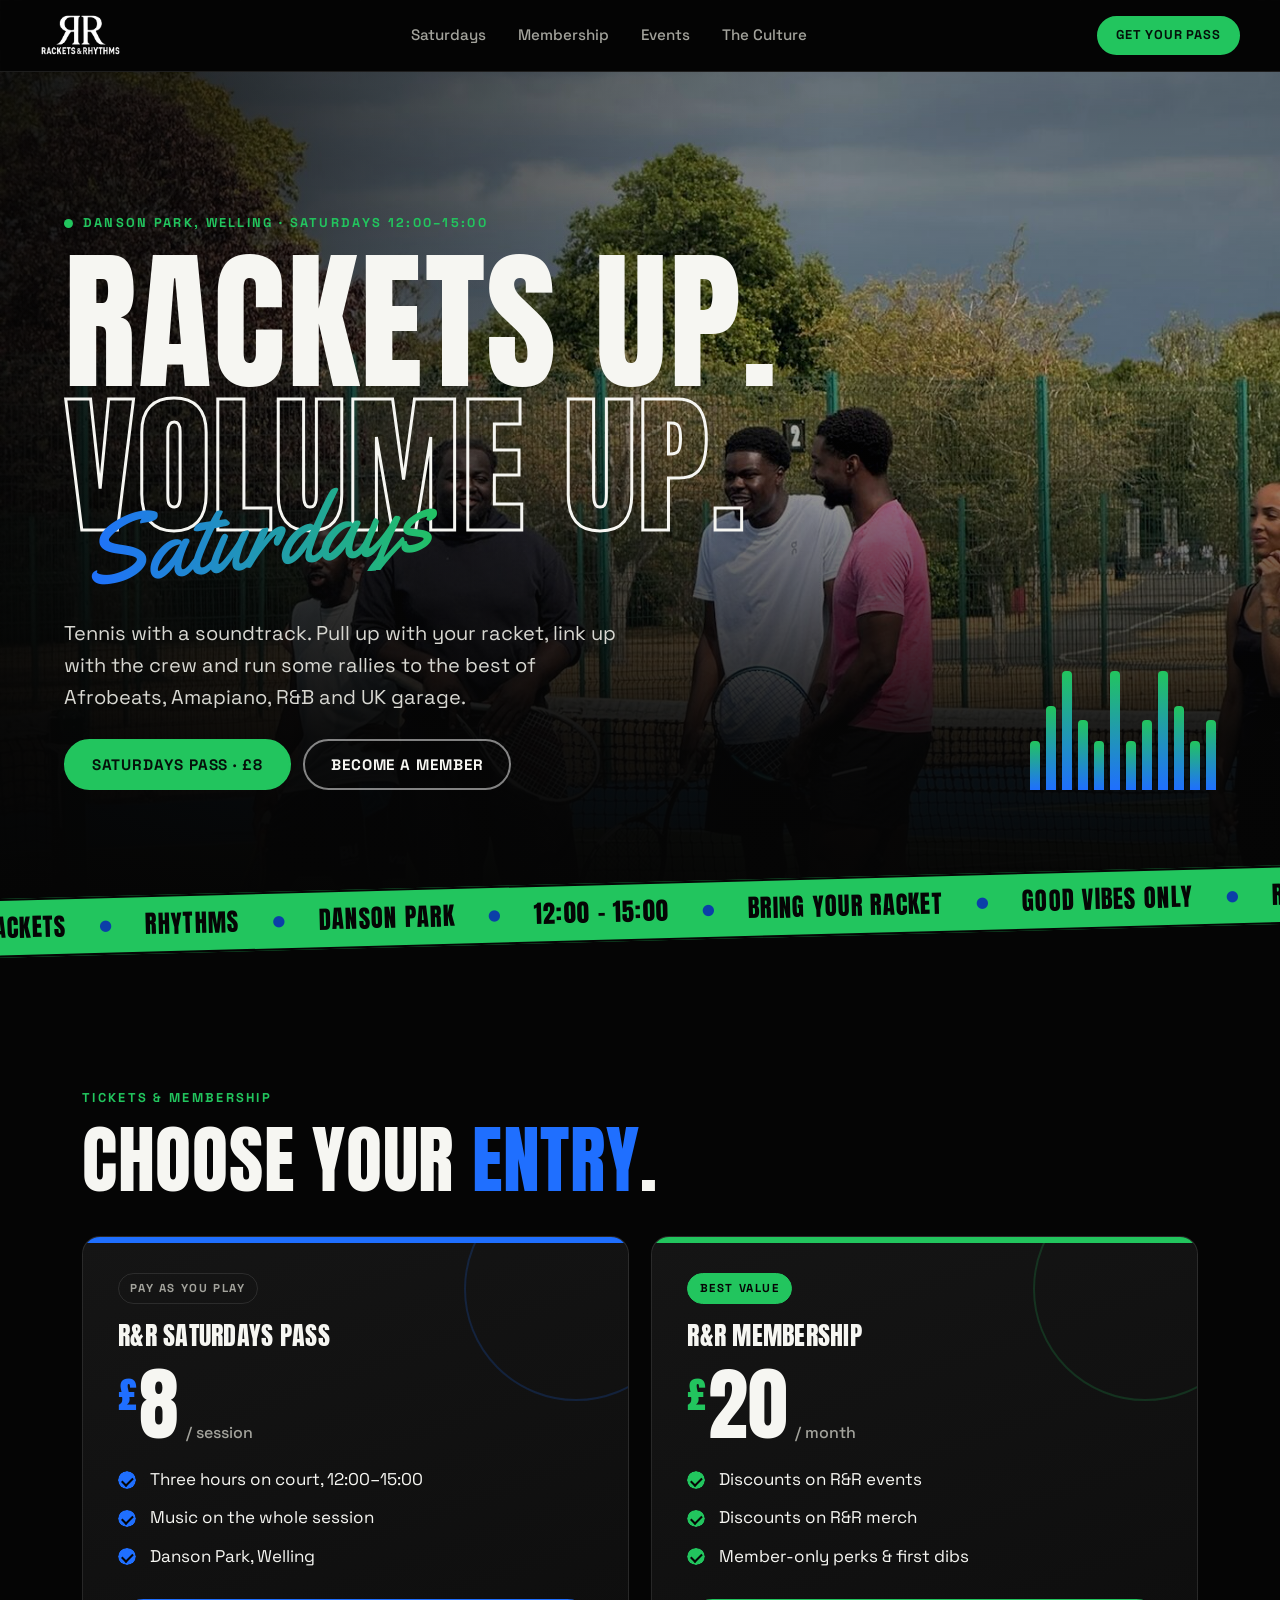
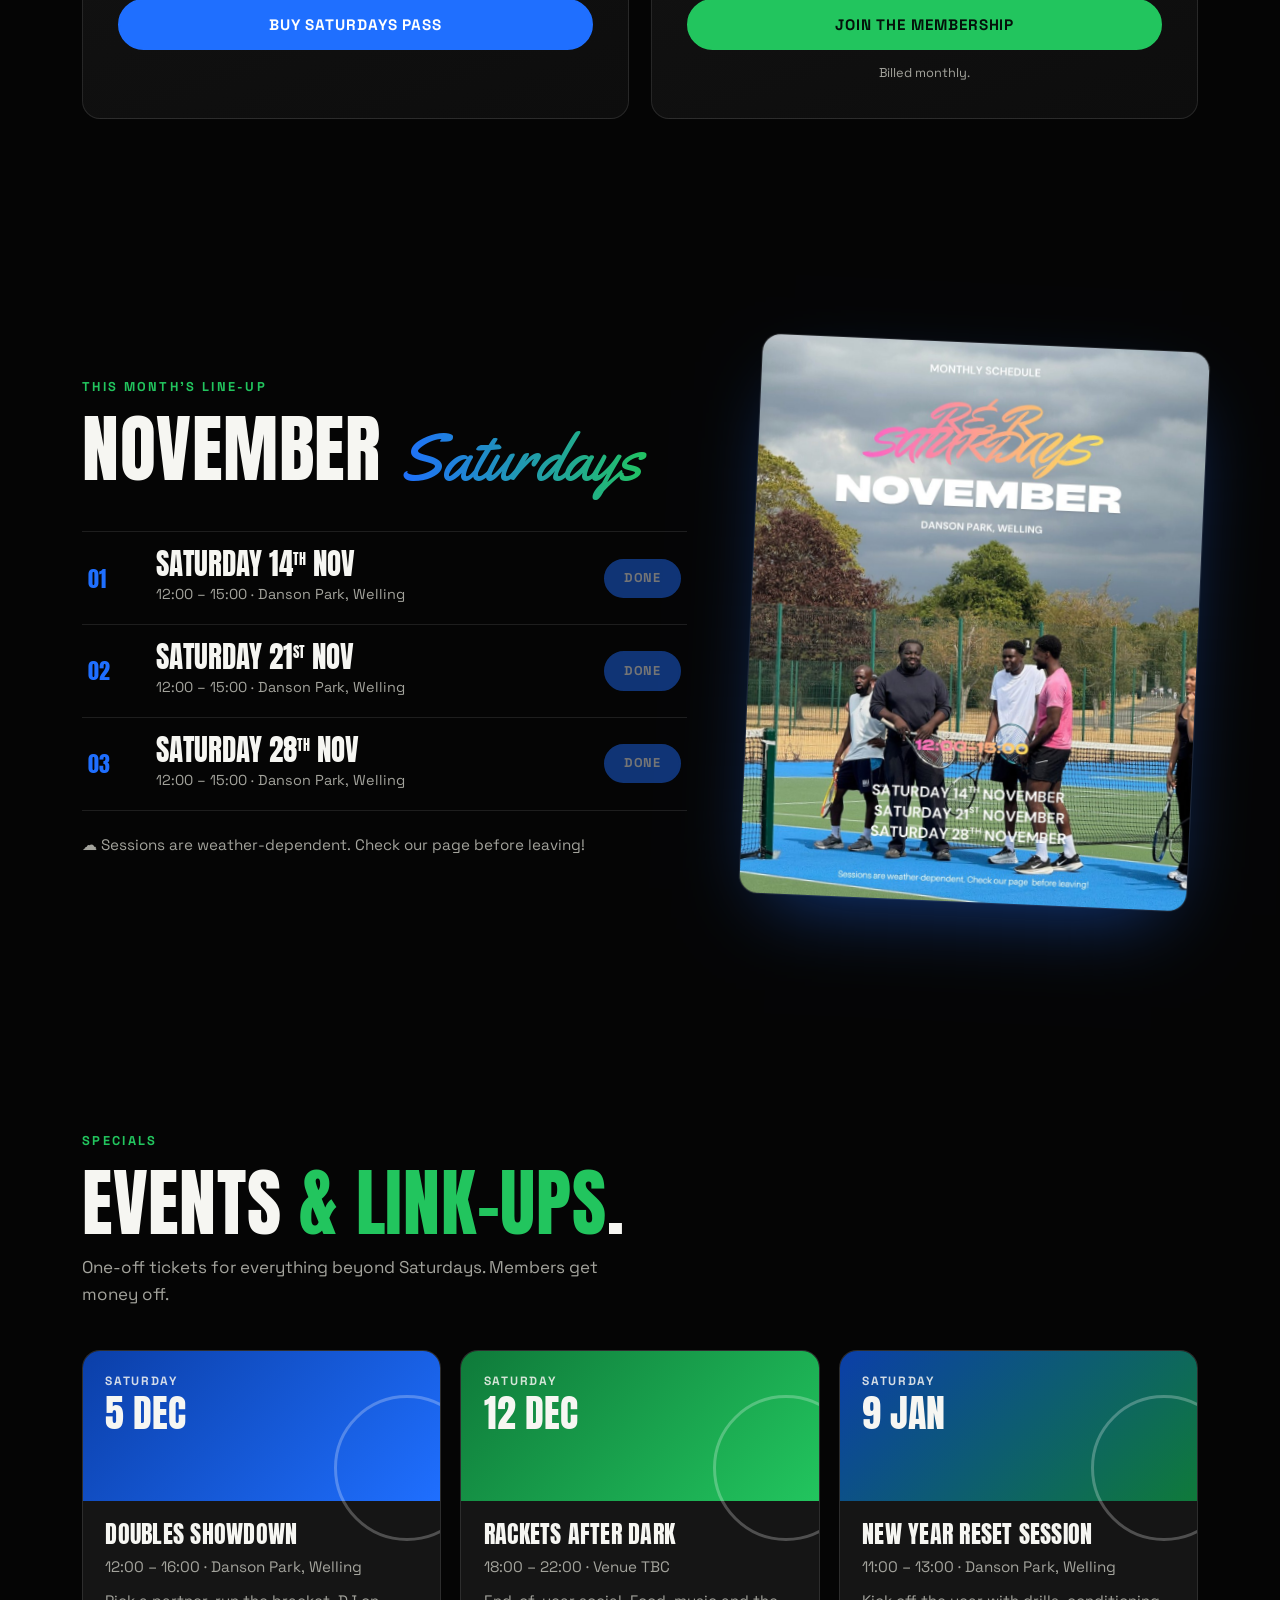
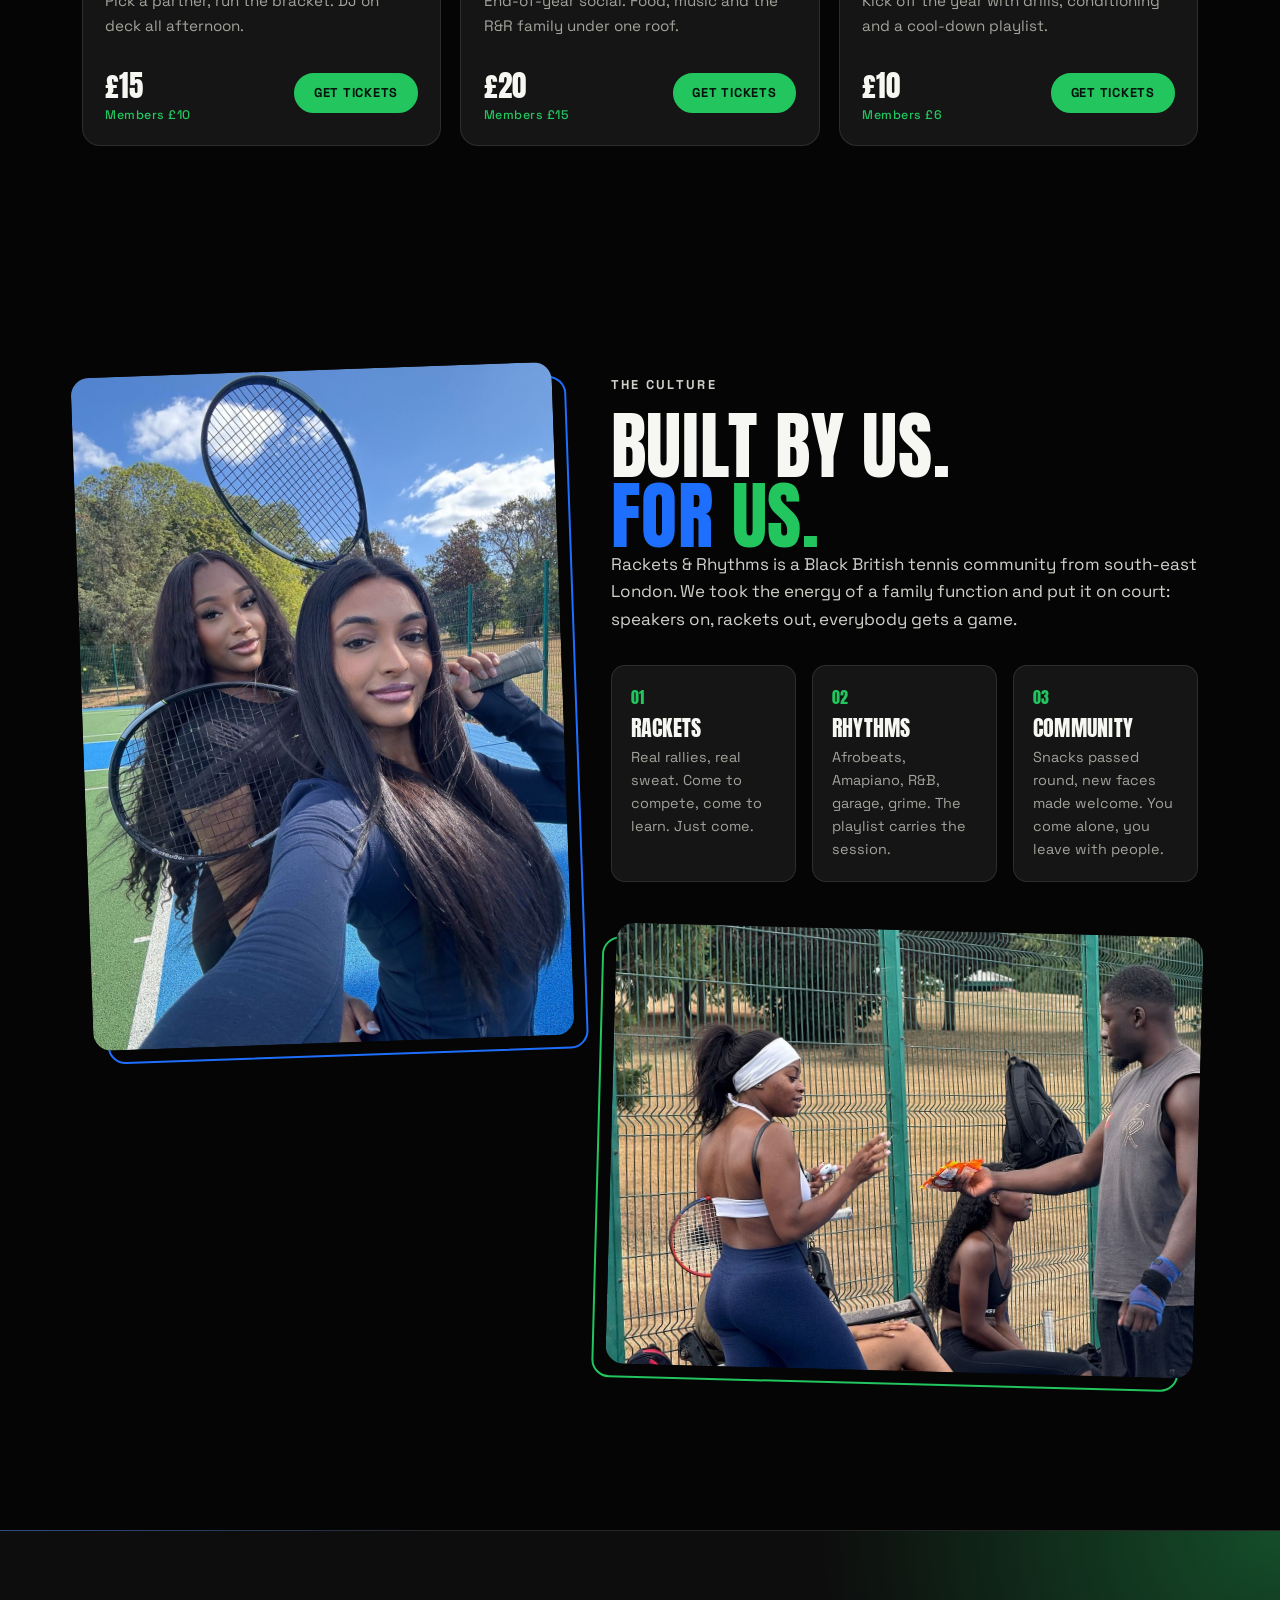
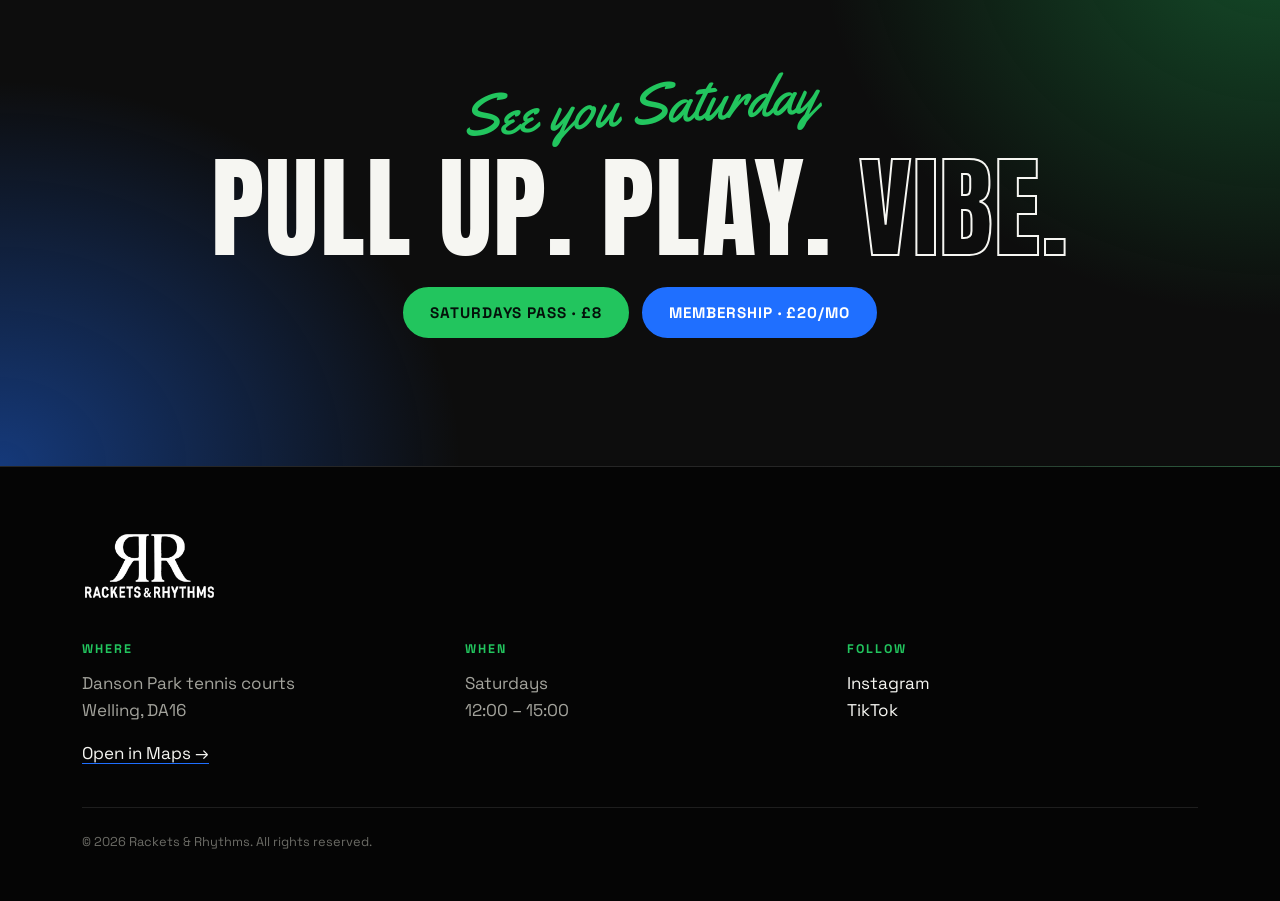
<file: index.html>
<!DOCTYPE html>
<html lang="en-GB">
<head>
  <meta charset="utf-8">
  <meta name="viewport" content="width=device-width, initial-scale=1">
  <title>Rackets &amp; Rhythms — Tennis. Music. Community.</title>
  <meta name="description" content="Rackets & Rhythms: Saturday tennis sessions with a soundtrack at Danson Park, Welling. Grab an R&R Saturdays pass, join as a member, or book our events.">
  <meta name="theme-color" content="#050505">
  <link rel="icon" href="assets/img/favicon.png">
  <link rel="preconnect" href="https://fonts.googleapis.com">
  <link rel="preconnect" href="https://fonts.gstatic.com" crossorigin>
  <link href="https://fonts.googleapis.com/css2?family=Anton&family=Space+Grotesk:wght@400;500;700&family=Yellowtail&display=swap" rel="stylesheet">
  <link rel="stylesheet" href="assets/site.css">
</head>
<body>

<!-- ============ NAV ============ -->
<header class="nav" id="top">
  <a href="#top" class="nav__logo" aria-label="Rackets & Rhythms home">
    <img src="assets/img/logo.png" alt="Rackets & Rhythms">
  </a>
  <nav class="nav__links" aria-label="Main">
    <a href="#saturdays">Saturdays</a>
    <a href="#membership">Membership</a>
    <a href="#events">Events</a>
    <a href="#culture">The Culture</a>
  </nav>
  <a href="#tickets" class="btn btn--green btn--sm">Get your pass</a>
</header>

<main>

<!-- ============ HERO ============ -->
<section class="hero">
  <div class="hero__media">
    <img src="assets/img/crew.jpg" alt="Rackets & Rhythms players laughing together on the blue courts at Danson Park">
  </div>
  <div class="hero__content">
    <p class="kicker"><span class="dot"></span> Danson Park, Welling · Saturdays 12:00–15:00</p>
    <h1 class="hero__title">
      <span>Rackets up.</span>
      <span class="outline">Volume up.</span>
    </h1>
    <p class="script hero__script">Saturdays</p>
    <p class="hero__lede">Tennis with a soundtrack. Pull up with your racket, link up with the crew and run some rallies to the best of Afrobeats, Amapiano, R&amp;B and UK garage.</p>
    <div class="hero__ctas">
      <a href="#tickets" class="btn btn--green">Saturdays Pass · £8</a>
      <a href="#membership" class="btn btn--ghost">Become a member</a>
    </div>
  </div>
  <div class="eq" aria-hidden="true">
    <span></span><span></span><span></span><span></span><span></span><span></span><span></span><span></span><span></span><span></span><span></span><span></span>
  </div>
</section>

<!-- ============ TICKER ============ -->
<div class="ticker" aria-hidden="true">
  <div class="ticker__track">
    <span>Rackets</span><b>●</b><span>Rhythms</span><b>●</b><span>Danson Park</span><b>●</b><span>12:00 – 15:00</span><b>●</b><span>Bring your racket</span><b>●</b><span>Good vibes only</span><b>●</b>
    <span>Rackets</span><b>●</b><span>Rhythms</span><b>●</b><span>Danson Park</span><b>●</b><span>12:00 – 15:00</span><b>●</b><span>Bring your racket</span><b>●</b><span>Good vibes only</span><b>●</b>
  </div>
</div>

<!-- ============ TICKETS ============ -->
<section class="section" id="tickets">
  <div class="section__head">
    <p class="kicker">Tickets &amp; membership</p>
    <h2>Choose your <span class="hl-blue">entry</span>.</h2>
  </div>

  <div class="price-grid">
    <article class="price-card price-card--blue" id="saturdays">
      <div class="price-card__tag">Pay as you play</div>
      <h3>R&amp;R Saturdays Pass</h3>
      <p class="price"><span class="price__cur">£</span>8<span class="price__per">/ session</span></p>
      <ul class="ticks">
        <li>Three hours on court, 12:00–15:00</li>
        <li>Music on the whole session</li>
        <li>Danson Park, Welling</li>
      </ul>
      <button class="btn btn--blue btn--block" data-buy="saturdaysPass">Buy Saturdays Pass</button>
    </article>

    <article class="price-card price-card--green" id="membership">
      <div class="price-card__tag price-card__tag--hot">Best value</div>
      <h3>R&amp;R Membership</h3>
      <p class="price"><span class="price__cur">£</span>20<span class="price__per">/ month</span></p>
      <ul class="ticks">
        <li>Discounts on R&amp;R events</li>
        <li>Discounts on R&amp;R merch</li>
        <li>Member-only perks &amp; first dibs</li>
      </ul>
      <button class="btn btn--green btn--block" data-buy="membership">Join the membership</button>
      <p class="fine">Billed monthly.</p>
    </article>
  </div>
</section>

<!-- ============ SCHEDULE ============ -->
<section class="section section--split" id="schedule">
  <div>
    <div class="section__head">
      <p class="kicker">This month's line-up</p>
      <h2>November <span class="script script--inline">Saturdays</span></h2>
    </div>
    <ol class="tracklist" id="tracklist"><!-- filled by assets/site.js --></ol>
    <p class="note">☁️ Sessions are weather-dependent. Check our page before leaving!</p>
  </div>
  <figure class="flyer">
    <img src="assets/img/november-flyer.jpg" alt="R&R Saturdays November flyer: Saturday 14th, 21st and 28th November, 12:00 to 15:00, Danson Park, Welling" loading="lazy">
  </figure>
</section>

<!-- ============ EVENTS ============ -->
<section class="section" id="events">
  <div class="section__head">
    <p class="kicker">Specials</p>
    <h2>Events <span class="hl-green">&amp; link-ups</span>.</h2>
    <p class="section__sub">One-off tickets for everything beyond Saturdays. Members get money off.</p>
  </div>
  <div class="event-grid" id="eventGrid"><!-- filled by assets/site.js --></div>
</section>

<!-- ============ CULTURE ============ -->
<section class="section culture" id="culture">
  <div class="culture__grid">
    <figure class="ph ph--tall ph--tilt-l">
      <img src="assets/img/duo.jpg" alt="Two Rackets & Rhythms members taking a selfie on court with their rackets" loading="lazy">
    </figure>
    <div class="culture__text">
      <p class="kicker">The culture</p>
      <h2>Built by us.<br><span class="hl-blue">For</span> <span class="hl-green">us.</span></h2>
      <p>Rackets &amp; Rhythms is a Black British tennis community from south-east London. We took the energy of a family function and put it on court: speakers on, rackets out, everybody gets a game.</p>
      <div class="pillars">
        <div class="pillar">
          <span class="pillar__n">01</span>
          <h3>Rackets</h3>
          <p>Real rallies, real sweat. Come to compete, come to learn. Just come.</p>
        </div>
        <div class="pillar">
          <span class="pillar__n">02</span>
          <h3>Rhythms</h3>
          <p>Afrobeats, Amapiano, R&amp;B, garage, grime. The playlist carries the session.</p>
        </div>
        <div class="pillar">
          <span class="pillar__n">03</span>
          <h3>Community</h3>
          <p>Snacks passed round, new faces made welcome. You come alone, you leave with people.</p>
        </div>
      </div>
    </div>
    <figure class="ph ph--wide ph--tilt-r">
      <img src="assets/img/courtside.jpg" alt="Members sharing snacks and catching their breath courtside" loading="lazy">
    </figure>
  </div>
</section>

<!-- ============ CTA BAND ============ -->
<section class="band">
  <p class="script band__script">See you Saturday</p>
  <h2 class="band__title">Pull up. Play. <span class="outline">Vibe.</span></h2>
  <div class="hero__ctas">
    <button class="btn btn--green" data-buy="saturdaysPass">Saturdays Pass · £8</button>
    <button class="btn btn--blue" data-buy="membership">Membership · £20/mo</button>
  </div>
</section>

</main>

<!-- ============ FOOTER ============ -->
<footer class="footer">
  <img src="assets/img/logo.png" alt="Rackets & Rhythms" class="footer__logo">
  <div class="footer__cols">
    <div>
      <h4>Where</h4>
      <p>Danson Park tennis courts<br>Welling, DA16</p>
      <a href="https://www.google.com/maps/search/?api=1&query=Danson+Park+tennis+courts+Welling" target="_blank" rel="noopener">Open in Maps →</a>
    </div>
    <div>
      <h4>When</h4>
      <p>Saturdays<br>12:00 – 15:00</p>
    </div>
    <div>
      <h4>Follow</h4>
      <p><a id="instaLink" href="#" target="_blank" rel="noopener">Instagram</a><br><a id="tiktokLink" href="#" target="_blank" rel="noopener">TikTok</a></p>
    </div>
  </div>
  <p class="footer__legal">© <span id="year"></span> Rackets &amp; Rhythms. All rights reserved.</p>
</footer>

<!-- ============ CHECKOUT MODAL ============ -->
<dialog class="modal" id="modal">
  <form method="dialog">
    <h3 id="modalTitle">Checkout</h3>
    <p id="modalBody"></p>
    <button class="btn btn--green">Got it</button>
  </form>
</dialog>

<script src="assets/site.js"></script>
</body>
</html>
</file>
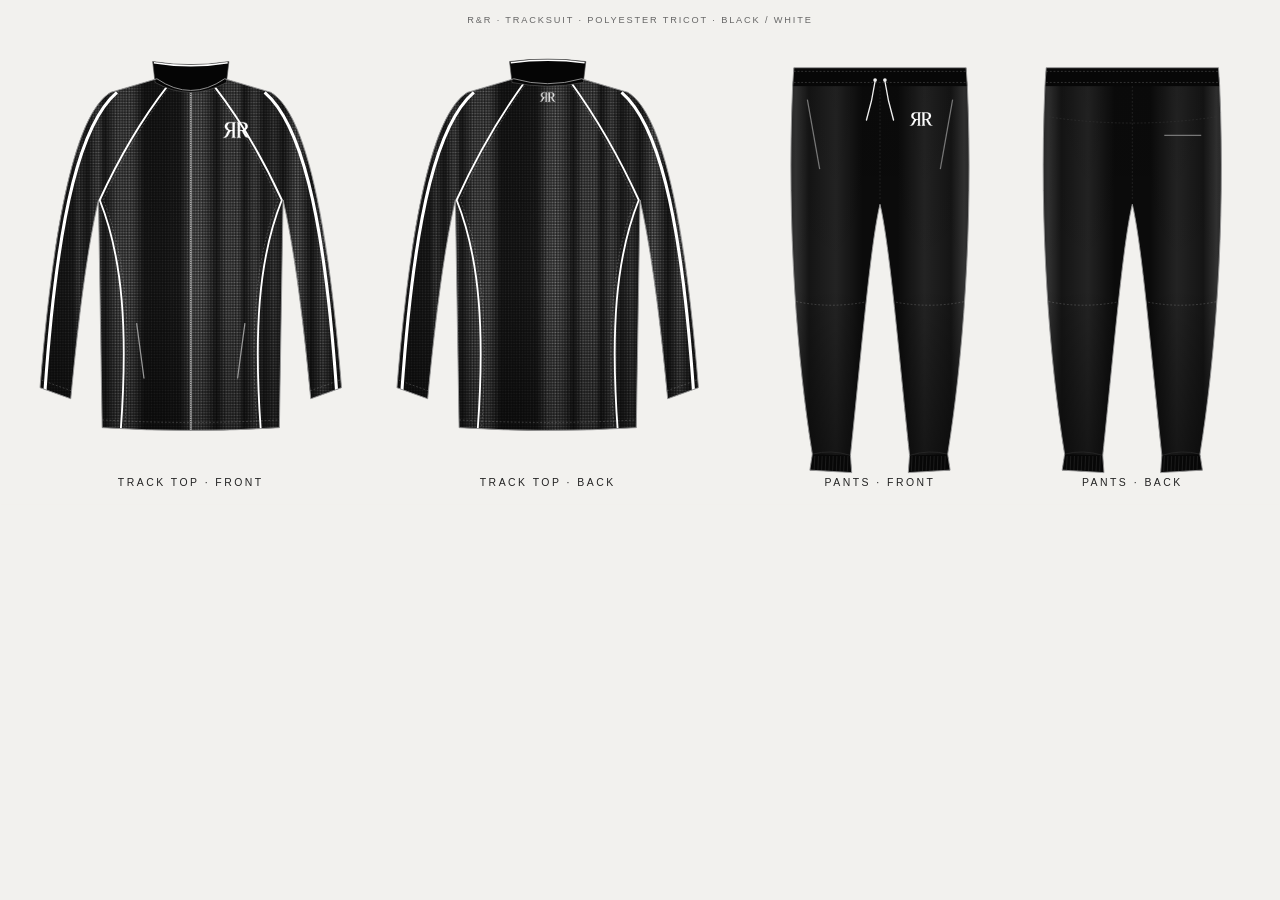
<file: designs/rr-tracksuit/index.html>
<!DOCTYPE html><html><head><meta charset="utf-8"><title>R&amp;R Tracksuit</title><style>body{margin:0;background:#f2f1ee;display:flex;justify-content:center}svg{max-width:100%;height:auto}</style></head><body><svg xmlns="http://www.w3.org/2000/svg" viewBox="0 0 2080 820" width="2080" height="820">
  <defs>
    <pattern id="grid" width="4.5" height="4.5" patternUnits="userSpaceOnUse"><rect x=".8" y=".8" width="2.9" height="2.9" fill="#fff"/></pattern>
    <pattern id="pin" width="4.5" height="4.5" patternUnits="userSpaceOnUse"><rect width=".8" height="4.5" fill="#fff"/></pattern>
    <pattern id="rib" width="3" height="3" patternUnits="userSpaceOnUse"><rect width="3" height="3" fill="#050505"/><rect width="1" height="3" fill="#1c1c1c"/></pattern>
    <linearGradient id="bandgrad" x1="0" x2="600" y1="0" y2="0" gradientUnits="userSpaceOnUse"><stop offset="0.000" stop-color="#fff" stop-opacity="0.15"/><stop offset="0.043" stop-color="#fff" stop-opacity="0.55"/><stop offset="0.077" stop-color="#fff" stop-opacity="0.05"/><stop offset="0.116" stop-color="#fff" stop-opacity="0.05"/><stop offset="0.140" stop-color="#fff" stop-opacity="0.05"/><stop offset="0.182" stop-color="#fff" stop-opacity="0.10"/><stop offset="0.195" stop-color="#fff" stop-opacity="0.55"/><stop offset="0.221" stop-color="#fff" stop-opacity="0.10"/><stop offset="0.236" stop-color="#fff" stop-opacity="0.55"/><stop offset="0.250" stop-color="#fff" stop-opacity="0.80"/><stop offset="0.266" stop-color="#fff" stop-opacity="0.10"/><stop offset="0.299" stop-color="#fff" stop-opacity="0.80"/><stop offset="0.342" stop-color="#fff" stop-opacity="0.80"/><stop offset="0.373" stop-color="#fff" stop-opacity="0.05"/><stop offset="0.418" stop-color="#fff" stop-opacity="0.05"/><stop offset="0.448" stop-color="#fff" stop-opacity="0.10"/><stop offset="0.470" stop-color="#fff" stop-opacity="0.10"/><stop offset="0.499" stop-color="#fff" stop-opacity="0.80"/><stop offset="0.522" stop-color="#fff" stop-opacity="1.00"/><stop offset="0.540" stop-color="#fff" stop-opacity="0.80"/><stop offset="0.570" stop-color="#fff" stop-opacity="0.10"/><stop offset="0.595" stop-color="#fff" stop-opacity="0.80"/><stop offset="0.630" stop-color="#fff" stop-opacity="0.80"/><stop offset="0.644" stop-color="#fff" stop-opacity="0.10"/><stop offset="0.673" stop-color="#fff" stop-opacity="0.80"/><stop offset="0.699" stop-color="#fff" stop-opacity="0.15"/><stop offset="0.726" stop-color="#fff" stop-opacity="0.55"/><stop offset="0.750" stop-color="#fff" stop-opacity="0.10"/><stop offset="0.788" stop-color="#fff" stop-opacity="1.00"/><stop offset="0.826" stop-color="#fff" stop-opacity="0.05"/><stop offset="0.857" stop-color="#fff" stop-opacity="0.80"/><stop offset="0.885" stop-color="#fff" stop-opacity="0.15"/><stop offset="0.921" stop-color="#fff" stop-opacity="0.15"/><stop offset="0.953" stop-color="#fff" stop-opacity="0.05"/><stop offset="0.969" stop-color="#fff" stop-opacity="0.55"/><stop offset="0.987" stop-color="#fff" stop-opacity="0.15"/></linearGradient>
    <mask id="bandmask"><rect width="600" height="720" fill="url(#bandgrad)"/></mask>
    <linearGradient id="vfade" x1="0" y1="0" x2="0" y2="1">
      <stop offset="0" stop-color="#000" stop-opacity=".1"/><stop offset=".55" stop-color="#000" stop-opacity="0"/><stop offset="1" stop-color="#000" stop-opacity=".45"/>
    </linearGradient>
    <linearGradient id="gloss" x1="0" x2="360" y1="0" y2="0" gradientUnits="userSpaceOnUse">
      <stop offset="0" stop-color="#fff" stop-opacity="0"/><stop offset=".12" stop-color="#fff" stop-opacity=".16"/>
      <stop offset=".18" stop-color="#fff" stop-opacity=".04"/><stop offset=".3" stop-color="#fff" stop-opacity=".1"/>
      <stop offset=".42" stop-color="#fff" stop-opacity="0"/><stop offset=".58" stop-color="#fff" stop-opacity="0"/>
      <stop offset=".7" stop-color="#fff" stop-opacity=".1"/><stop offset=".82" stop-color="#fff" stop-opacity=".04"/>
      <stop offset=".88" stop-color="#fff" stop-opacity=".16"/><stop offset="1" stop-color="#fff" stop-opacity="0"/>
    </linearGradient>
    <linearGradient id="sheen" x1="0" x2="360" y1="0" y2="0" gradientUnits="userSpaceOnUse">
      <stop offset="0" stop-color="#fff" stop-opacity="0"/><stop offset=".2" stop-color="#fff" stop-opacity=".07"/>
      <stop offset=".35" stop-color="#fff" stop-opacity="0"/><stop offset=".65" stop-color="#fff" stop-opacity="0"/>
      <stop offset=".8" stop-color="#fff" stop-opacity=".07"/><stop offset="1" stop-color="#fff" stop-opacity="0"/>
    </linearGradient>
  </defs>
  <rect width="2080" height="820" fill="#f2f1ee"/>
  <g transform="translate(10,70)">
  <g>
    <clipPath id="c-tf"><path d="M245 58 Q300 96 355 58 L430 80 C480 110 520 250 545 560 L495 578 C480 420 465 320 450 255 C448 380 446 500 444 625 Q300 634 156 625 C154 500 152 380 150 255 C135 320 120 420 105 578 L55 560 C80 250 120 110 170 80 Z"/></clipPath>
    <path d="M245 58 Q300 96 355 58 L430 80 C480 110 520 250 545 560 L495 578 C480 420 465 320 450 255 C448 380 446 500 444 625 Q300 634 156 625 C154 500 152 380 150 255 C135 320 120 420 105 578 L55 560 C80 250 120 110 170 80 Z" fill="#0a0a0a"/>
    <g clip-path="url(#c-tf)">
      <rect width="600" height="720" fill="url(#grid)" opacity=".09"/>
      <rect width="600" height="720" fill="url(#grid)" mask="url(#bandmask)" opacity=".42"/>
      <rect width="600" height="720" fill="url(#pin)" mask="url(#bandmask)" opacity=".2"/>
      <rect width="600" height="720" fill="url(#vfade)"/>
      <path d="M180 80 C124 128 84 264 63 566" stroke="#fff" stroke-width="5" fill="none"/>
      <path d="M420 80 C476 128 516 264 537 566" stroke="#fff" stroke-width="5" fill="none"/>
      <g stroke="#fff" stroke-opacity=".3" stroke-width="1" stroke-dasharray="3 3" fill="none">
        <path d="M58 548 L106 565"/><path d="M542 548 L494 565"/><path d="M150 612 Q300 621 450 612"/>
      </g>
      <g stroke="#fff" stroke-width="3" fill="none">
        <path d="M262 70 Q200 150 152 255 C190 350 198 470 186 632"/>
        <path d="M338 70 Q400 150 448 255 C410 350 402 470 414 632"/>
      </g>
      <g stroke="#fff" stroke-opacity=".35" stroke-width="1" stroke-dasharray="3 3" fill="none">
        <path d="M262 76 Q205 152 158 255 C196 350 204 470 192 632"/>
        <path d="M338 76 Q395 152 442 255 C404 350 396 470 408 632"/>
      </g>
      <line x1="300" y1="38" x2="300" y2="630" stroke="#bbb" stroke-width="3"/><line x1="300" y1="38" x2="300" y2="630" stroke="#000" stroke-width="1.4" stroke-dasharray="1.5 1.5"/><rect x="295.5" y="40" width="9" height="20" rx="2" fill="#ddd" stroke="#888"/><g stroke="#9a9a9a" stroke-width="2" fill="none"><path d="M212 455 L224 545"/><path d="M388 455 L376 545"/></g>
      <image href="[data-uri]" x="352" y="128" width="44" height="26.4" opacity="1"/>
    </g>
    <path d="M238 30 Q300 40 362 30 L358 64 Q300 96 242 64 Z" fill="#050505" stroke="#555" stroke-width="1"/><path d="M240 32 Q300 42 360 32" stroke="#fff" stroke-width="2.5" fill="none"/>
    <path d="M245 58 Q300 96 355 58 L430 80 C480 110 520 250 545 560 L495 578 C480 420 465 320 450 255 C448 380 446 500 444 625 Q300 634 156 625 C154 500 152 380 150 255 C135 320 120 420 105 578 L55 560 C80 250 120 110 170 80 Z" fill="none" stroke="#9a9a9a" stroke-width="1.5"/>
  </g></g>
  <g transform="translate(590,70)">
  <g>
    <clipPath id="c-tb"><path d="M245 58 Q300 74 355 58 L430 80 C480 110 520 250 545 560 L495 578 C480 420 465 320 450 255 C448 380 446 500 444 625 Q300 634 156 625 C154 500 152 380 150 255 C135 320 120 420 105 578 L55 560 C80 250 120 110 170 80 Z"/></clipPath>
    <path d="M245 58 Q300 74 355 58 L430 80 C480 110 520 250 545 560 L495 578 C480 420 465 320 450 255 C448 380 446 500 444 625 Q300 634 156 625 C154 500 152 380 150 255 C135 320 120 420 105 578 L55 560 C80 250 120 110 170 80 Z" fill="#0a0a0a"/>
    <g clip-path="url(#c-tb)">
      <rect width="600" height="720" fill="url(#grid)" opacity=".09"/>
      <rect width="600" height="720" fill="url(#grid)" mask="url(#bandmask)" opacity=".42"/>
      <rect width="600" height="720" fill="url(#pin)" mask="url(#bandmask)" opacity=".2"/>
      <rect width="600" height="720" fill="url(#vfade)"/>
      <path d="M180 80 C124 128 84 264 63 566" stroke="#fff" stroke-width="5" fill="none"/>
      <path d="M420 80 C476 128 516 264 537 566" stroke="#fff" stroke-width="5" fill="none"/>
      <g stroke="#fff" stroke-opacity=".3" stroke-width="1" stroke-dasharray="3 3" fill="none">
        <path d="M58 548 L106 565"/><path d="M542 548 L494 565"/><path d="M150 612 Q300 621 450 612"/>
      </g>
      <g stroke="#fff" stroke-width="3" fill="none">
        <path d="M262 64 Q200 150 152 255 C190 350 198 470 186 632"/>
        <path d="M338 64 Q400 150 448 255 C410 350 402 470 414 632"/>
      </g>
      <g stroke="#fff" stroke-opacity=".35" stroke-width="1" stroke-dasharray="3 3" fill="none">
        <path d="M262 70 Q205 152 158 255 C196 350 204 470 192 632"/>
        <path d="M338 70 Q395 152 442 255 C404 350 396 470 408 632"/>
      </g>
      <path d="M300 64 L300 625" stroke="#fff" stroke-opacity=".12" stroke-width="1" stroke-dasharray="3 3"/>
      <image href="[data-uri]" x="287" y="80" width="26" height="15.6" opacity="0.9"/>
    </g>
    <path d="M238 30 Q300 22 362 30 L358 64 Q300 76 242 64 Z" fill="#050505" stroke="#555" stroke-width="1"/><path d="M240 32 Q300 24 360 32" stroke="#fff" stroke-width="2.5" fill="none"/>
    <path d="M245 58 Q300 74 355 58 L430 80 C480 110 520 250 545 560 L495 578 C480 420 465 320 450 255 C448 380 446 500 444 625 Q300 634 156 625 C154 500 152 380 150 255 C135 320 120 420 105 578 L55 560 C80 250 120 110 170 80 Z" fill="none" stroke="#9a9a9a" stroke-width="1.5"/>
  </g></g>
  <g transform="translate(1250,70)">
  <g>
    <clipPath id="c-pf"><path d="M40 40 L320 40 L322 70 C332 300 314 520 290 668 L294 694 L226 698 L228 670 C210 500 196 330 180 262 C164 330 150 500 132 670 L134 698 L66 694 L70 668 C46 520 28 300 38 70 Z"/></clipPath>
    <path d="M40 40 L320 40 L322 70 C332 300 314 520 290 668 L294 694 L226 698 L228 670 C210 500 196 330 180 262 C164 330 150 500 132 670 L134 698 L66 694 L70 668 C46 520 28 300 38 70 Z" fill="#0b0b0b"/>
    <g clip-path="url(#c-pf)">
      <rect width="360" height="720" fill="url(#gloss)"/>
      <rect width="360" height="720" fill="url(#vfade)"/>
      <!-- smooth elastic waistband -->
      <rect x="0" y="40" width="360" height="30" fill="#070707"/>
      <g stroke="#fff" stroke-opacity=".28" stroke-width="1" stroke-dasharray="3 3" fill="none">
        <path d="M40 46 L320 46"/><path d="M40 64 L320 64"/>
        <!-- knee panel seams -->
        <path d="M44 420 Q100 432 160 420"/><path d="M200 420 Q260 432 318 420"/>
      </g>
      <!-- gathered elastic cuffs -->
      <g fill="#070707"><path d="M70 668 L132 670 L134 698 L66 694 Z"/><path d="M228 670 L290 668 L294 694 L226 698 Z"/></g>
      <g stroke="#2a2a2a" stroke-width="1"><path d="M74 671 L73 696"/><path d="M80 671 L79 696"/><path d="M86 671 L85 696"/><path d="M92 671 L91 696"/><path d="M98 671 L97 696"/><path d="M104 671 L103 696"/><path d="M110 671 L109 696"/><path d="M116 671 L115 696"/><path d="M122 671 L121 696"/><path d="M128 671 L127 696"/><path d="M232 671 L231 696"/><path d="M238 671 L237 696"/><path d="M244 671 L243 696"/><path d="M250 671 L249 696"/><path d="M256 671 L255 696"/><path d="M262 671 L261 696"/><path d="M268 671 L267 696"/><path d="M274 671 L273 696"/><path d="M280 671 L279 696"/><path d="M286 671 L285 696"/></g>
      <g stroke="#2a2a2a" stroke-width="1.2" fill="none"><path d="M70 668 Q100 660 132 670"/><path d="M228 670 Q260 660 290 668"/></g>
      <g stroke="#777" stroke-width="2" fill="none"><path d="M62 92 L82 205"/><path d="M298 92 L278 205"/></g><path d="M180 70 L180 255" stroke="#333" stroke-width="1" stroke-dasharray="3 3"/><g stroke="#eee" stroke-width="2.2" fill="none" stroke-linecap="round"><path d="M172 62 C168 90 164 105 158 125"/><path d="M188 62 C192 90 196 105 202 125"/></g><g fill="#eee"><circle cx="172" cy="60" r="3"/><circle cx="188" cy="60" r="3"/></g><image href="[data-uri]" x="228" y="112" width="38" height="22.8" opacity="1"/>
    </g>
    <path d="M40 40 L320 40 L322 70 C332 300 314 520 290 668 L294 694 L226 698 L228 670 C210 500 196 330 180 262 C164 330 150 500 132 670 L134 698 L66 694 L70 668 C46 520 28 300 38 70 Z" fill="none" stroke="#9a9a9a" stroke-width="1.5"/>
  </g></g>
  <g transform="translate(1660,70)">
  <g>
    <clipPath id="c-pb"><path d="M40 40 L320 40 L322 70 C332 300 314 520 290 668 L294 694 L226 698 L228 670 C210 500 196 330 180 262 C164 330 150 500 132 670 L134 698 L66 694 L70 668 C46 520 28 300 38 70 Z"/></clipPath>
    <path d="M40 40 L320 40 L322 70 C332 300 314 520 290 668 L294 694 L226 698 L228 670 C210 500 196 330 180 262 C164 330 150 500 132 670 L134 698 L66 694 L70 668 C46 520 28 300 38 70 Z" fill="#0b0b0b"/>
    <g clip-path="url(#c-pb)">
      <rect width="360" height="720" fill="url(#gloss)"/>
      <rect width="360" height="720" fill="url(#vfade)"/>
      <!-- smooth elastic waistband -->
      <rect x="0" y="40" width="360" height="30" fill="#070707"/>
      <g stroke="#fff" stroke-opacity=".28" stroke-width="1" stroke-dasharray="3 3" fill="none">
        <path d="M40 46 L320 46"/><path d="M40 64 L320 64"/>
        <!-- knee panel seams -->
        <path d="M44 420 Q100 432 160 420"/><path d="M200 420 Q260 432 318 420"/>
      </g>
      <!-- gathered elastic cuffs -->
      <g fill="#070707"><path d="M70 668 L132 670 L134 698 L66 694 Z"/><path d="M228 670 L290 668 L294 694 L226 698 Z"/></g>
      <g stroke="#2a2a2a" stroke-width="1"><path d="M74 671 L73 696"/><path d="M80 671 L79 696"/><path d="M86 671 L85 696"/><path d="M92 671 L91 696"/><path d="M98 671 L97 696"/><path d="M104 671 L103 696"/><path d="M110 671 L109 696"/><path d="M116 671 L115 696"/><path d="M122 671 L121 696"/><path d="M128 671 L127 696"/><path d="M232 671 L231 696"/><path d="M238 671 L237 696"/><path d="M244 671 L243 696"/><path d="M250 671 L249 696"/><path d="M256 671 L255 696"/><path d="M262 671 L261 696"/><path d="M268 671 L267 696"/><path d="M274 671 L273 696"/><path d="M280 671 L279 696"/><path d="M286 671 L285 696"/></g>
      <g stroke="#2a2a2a" stroke-width="1.2" fill="none"><path d="M70 668 Q100 660 132 670"/><path d="M228 670 Q260 660 290 668"/></g>
      <path d="M44 120 Q180 140 316 120" stroke="#333" stroke-width="1" stroke-dasharray="3 3" fill="none"/><path d="M180 70 L180 255" stroke="#333" stroke-width="1" stroke-dasharray="3 3"/><path d="M232 150 L292 150" stroke="#777" stroke-width="2"/>
    </g>
    <path d="M40 40 L320 40 L322 70 C332 300 314 520 290 668 L294 694 L226 698 L228 670 C210 500 196 330 180 262 C164 330 150 500 132 670 L134 698 L66 694 L70 668 C46 520 28 300 38 70 Z" fill="none" stroke="#9a9a9a" stroke-width="1.5"/>
  </g></g>
  <g font-family="Helvetica, Arial, sans-serif" fill="#222" text-anchor="middle" font-size="17" letter-spacing="4">
    <text x="310" y="790">TRACK TOP · FRONT</text><text x="890" y="790">TRACK TOP · BACK</text>
    <text x="1430" y="790">PANTS · FRONT</text><text x="1840" y="790">PANTS · BACK</text>
    <text x="1040" y="38" font-size="15" letter-spacing="3" fill="#666">R&amp;R · TRACKSUIT · POLYESTER TRICOT · BLACK / WHITE</text>
  </g>
</svg></body></html>
</file>
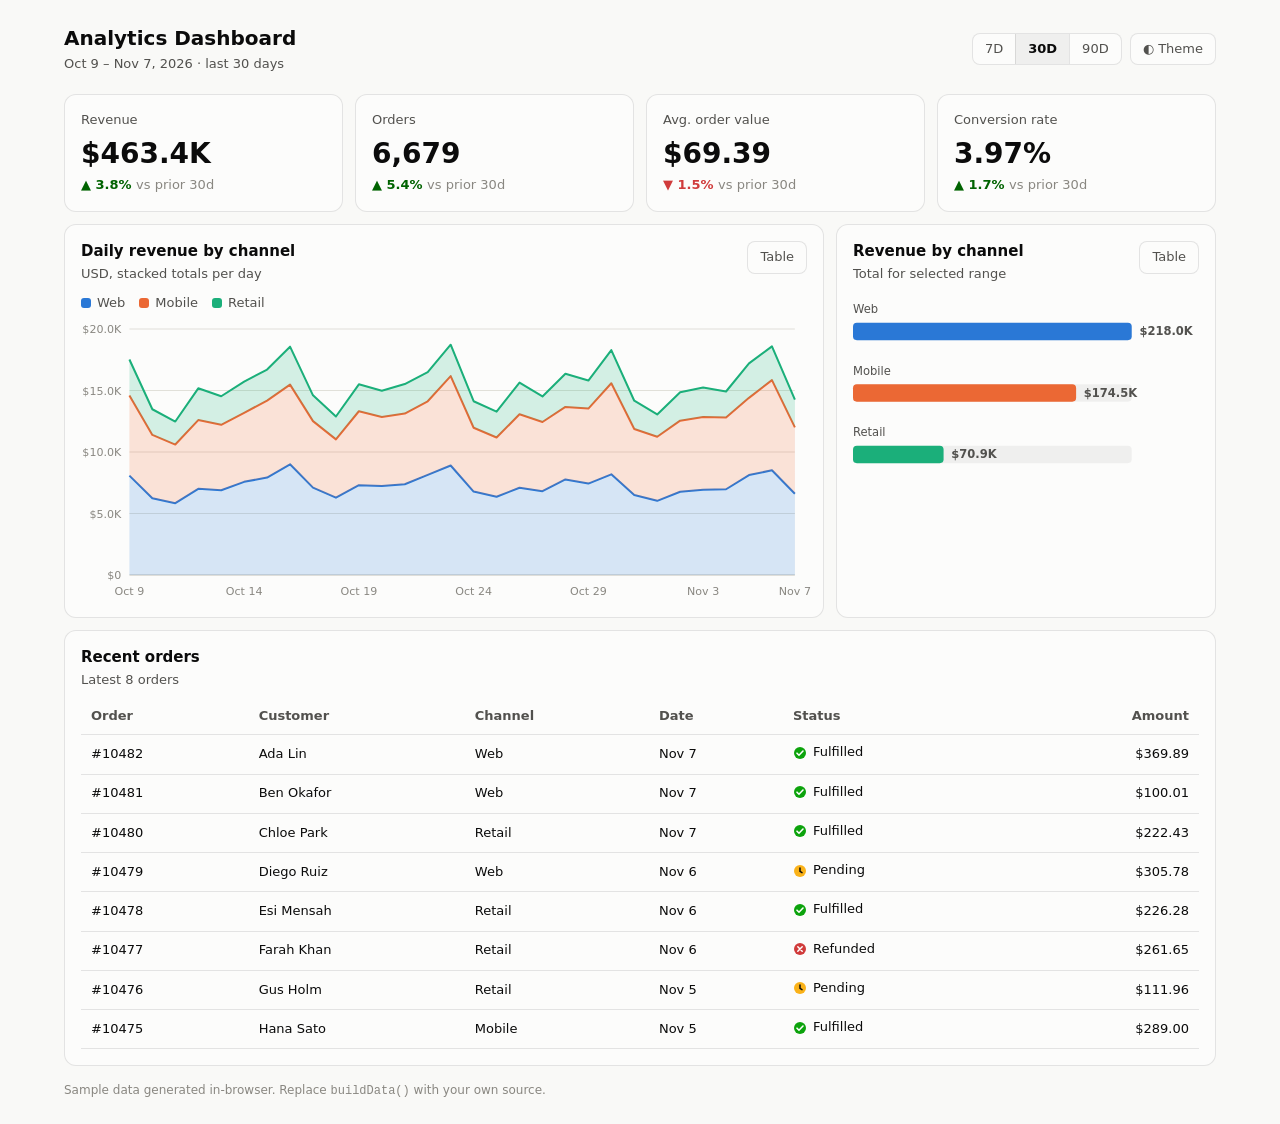
<file: dashboard.html>
<!DOCTYPE html>
<html lang="en">
<head>
<meta charset="utf-8">
<meta name="viewport" content="width=device-width, initial-scale=1">
<title>Analytics Dashboard</title>
<style>
  .viz-root {
    color-scheme: light;
    --page: #f9f9f7;
    --surface-1: #fcfcfb;
    --text-primary: #0b0b0b;
    --text-secondary: #52514e;
    --text-muted: #898781;
    --grid: #e1e0d9;
    --axis: #c3c2b7;
    --border: rgba(11,11,11,0.10);
    --good-text: #006300;
    --bad-text: #d03b3b;
    --series-1: #2a78d6;
    --series-2: #eb6834;
    --series-3: #1baf7a;
    --wash: rgba(11,11,11,0.05);
  }
  @media (prefers-color-scheme: dark) {
    :root:where(:not([data-theme="light"])) .viz-root {
      color-scheme: dark;
      --page: #0d0d0d; --surface-1: #1a1a19;
      --text-primary: #f0efec; --text-secondary: #c3c2b7; --text-muted: #898781;
      --grid: #2c2c2a; --axis: #383835; --border: rgba(255,255,255,0.10);
      --good-text: #0ca30c; --bad-text: #e66767;
      --series-1: #3987e5; --series-2: #d95926; --series-3: #199e70;
      --wash: rgba(255,255,255,0.06);
    }
  }
  :root[data-theme="dark"] .viz-root {
    color-scheme: dark;
    --page: #0d0d0d; --surface-1: #1a1a19;
    --text-primary: #f0efec; --text-secondary: #c3c2b7; --text-muted: #898781;
    --grid: #2c2c2a; --axis: #383835; --border: rgba(255,255,255,0.10);
    --good-text: #0ca30c; --bad-text: #e66767;
    --series-1: #3987e5; --series-2: #d95926; --series-3: #199e70;
    --wash: rgba(255,255,255,0.06);
  }

  * { box-sizing: border-box; }
  body { margin: 0; }
  html:has(.viz-root) body { background: #f9f9f7; }
  @media (prefers-color-scheme: dark) { html:where(:not([data-theme="light"])) body { background: #0d0d0d; } }
  html[data-theme="dark"] body { background: #0d0d0d; }
  html[data-theme="light"] body { background: #f9f9f7; }
  .viz-root {
    min-height: 100vh; background: var(--page); color: var(--text-primary);
    font: 14px/1.45 system-ui, -apple-system, "Segoe UI", sans-serif;
    padding: 24px; max-width: 1200px; margin: 0 auto;
  }
  header { display: flex; flex-wrap: wrap; gap: 12px; align-items: center; justify-content: space-between; margin-bottom: 20px; }
  h1 { font-size: 20px; margin: 0; font-weight: 650; }
  .sub { color: var(--text-secondary); font-size: 13px; margin-top: 2px; }
  .controls { display: flex; gap: 8px; align-items: center; flex-wrap: wrap; }
  .seg { display: inline-flex; border: 1px solid var(--border); border-radius: 8px; overflow: hidden; background: var(--surface-1); }
  .seg button, .btn {
    font: inherit; font-size: 13px; color: var(--text-secondary); background: transparent;
    border: 0; padding: 6px 12px; cursor: pointer;
  }
  .seg button + button { border-left: 1px solid var(--border); }
  .seg button[aria-pressed="true"] { color: var(--text-primary); background: var(--wash); font-weight: 600; }
  .btn { border: 1px solid var(--border); border-radius: 8px; background: var(--surface-1); }
  .seg button:hover, .btn:hover { background: var(--wash); }

  .tiles { display: grid; grid-template-columns: repeat(auto-fit, minmax(200px, 1fr)); gap: 12px; margin-bottom: 12px; }
  .card { background: var(--surface-1); border: 1px solid var(--border); border-radius: 12px; padding: 16px; }
  .tile .label { color: var(--text-secondary); font-size: 13px; }
  .tile .value { font-size: 28px; font-weight: 650; margin: 4px 0 2px; }
  .delta { font-size: 13px; font-weight: 600; }
  .delta.up { color: var(--good-text); }
  .delta.down { color: var(--bad-text); }
  .delta .vs { color: var(--text-muted); font-weight: 400; }

  .grid2 { display: grid; grid-template-columns: 2fr 1fr; gap: 12px; margin-bottom: 12px; }
  @media (max-width: 860px) { .grid2 { grid-template-columns: 1fr; } }
  .card h2 { font-size: 15px; margin: 0; font-weight: 600; }
  .card .cap { color: var(--text-secondary); font-size: 13px; margin: 2px 0 10px; }
  .card-head { display: flex; justify-content: space-between; align-items: flex-start; gap: 8px; }
  .legend { display: flex; gap: 14px; flex-wrap: wrap; font-size: 13px; color: var(--text-secondary); margin-bottom: 6px; }
  .legend span { display: inline-flex; align-items: center; gap: 6px; }
  .legend i { width: 10px; height: 10px; border-radius: 3px; display: inline-block; }

  .chart { position: relative; width: 100%; }
  .chart svg { display: block; width: 100%; height: auto; overflow: visible; }
  .chart text { fill: var(--text-muted); font-size: 11px; font-variant-numeric: tabular-nums; }
  .chart .dl { fill: var(--text-secondary); font-size: 12px; font-weight: 600; }
  .tooltip {
    position: absolute; pointer-events: none; background: var(--surface-1); color: var(--text-primary);
    border: 1px solid var(--border); border-radius: 8px; padding: 8px 10px; font-size: 12px;
    box-shadow: 0 4px 16px rgba(0,0,0,0.12); white-space: nowrap; opacity: 0; transition: opacity .08s; z-index: 5;
  }
  .tooltip .t { color: var(--text-secondary); margin-bottom: 4px; }
  .tooltip .r { display: flex; gap: 8px; align-items: center; justify-content: space-between; }
  .tooltip .r b { font-variant-numeric: tabular-nums; font-weight: 600; }
  .tooltip i { width: 8px; height: 8px; border-radius: 2px; display: inline-block; margin-right: 6px; }

  table { width: 100%; border-collapse: collapse; font-size: 13px; }
  th, td { text-align: left; padding: 8px 10px; border-bottom: 1px solid var(--border); }
  th { color: var(--text-secondary); font-weight: 600; }
  td.num, th.num { text-align: right; font-variant-numeric: tabular-nums; }
  .table-wrap { max-height: 320px; overflow: auto; }
  .status { display: inline-flex; align-items: center; gap: 6px; }
  .status svg { width: 14px; height: 14px; }
  .hidden { display: none; }
  footer { color: var(--text-muted); font-size: 12px; margin-top: 16px; }
</style>
</head>
<body>
<div class="viz-root">
  <header>
    <div>
      <h1>Analytics Dashboard</h1>
      <div class="sub" id="rangeLabel"></div>
    </div>
    <div class="controls">
      <div class="seg" role="group" aria-label="Date range" id="rangeSeg">
        <button data-days="7">7D</button>
        <button data-days="30" aria-pressed="true">30D</button>
        <button data-days="90">90D</button>
      </div>
      <button class="btn" id="themeBtn" aria-label="Toggle theme">◐ Theme</button>
    </div>
  </header>

  <section class="tiles" id="tiles"></section>

  <section class="grid2">
    <div class="card">
      <div class="card-head">
        <div>
          <h2>Daily revenue by channel</h2>
          <div class="cap">USD, stacked totals per day</div>
        </div>
        <button class="btn" data-toggle="revenue">Table</button>
      </div>
      <div class="legend" id="revLegend"></div>
      <div class="chart" id="revChart"></div>
      <div class="table-wrap hidden" id="revTable"></div>
    </div>
    <div class="card">
      <div class="card-head">
        <div>
          <h2>Revenue by channel</h2>
          <div class="cap">Total for selected range</div>
        </div>
        <button class="btn" data-toggle="channel">Table</button>
      </div>
      <div class="chart" id="chanChart"></div>
      <div class="table-wrap hidden" id="chanTable"></div>
    </div>
  </section>

  <section class="card">
    <h2>Recent orders</h2>
    <div class="cap">Latest 8 orders</div>
    <div id="orders"></div>
  </section>

  <footer>Sample data generated in-browser. Replace <code>buildData()</code> with your own source.</footer>
</div>

<script>
(() => {
  // ---------- Sample data (deterministic) ----------
  const CHANNELS = [
    { key: 'web',    name: 'Web',    color: 'var(--series-1)' },
    { key: 'mobile', name: 'Mobile', color: 'var(--series-2)' },
    { key: 'retail', name: 'Retail', color: 'var(--series-3)' },
  ];
  function rng(seed) { return () => (seed = (seed * 16807) % 2147483647) / 2147483647; }
  function buildData() {
    const r = rng(42), days = [], today = new Date('2026-11-07');
    for (let i = 179; i >= 0; i--) {
      const d = new Date(today); d.setDate(d.getDate() - i);
      const t = 180 - i, wk = [0.85, 1, 1, 1.02, 1.08, 1.2, 0.95][d.getDay()];
      days.push({
        date: d,
        web:    Math.round((5200 + t * 9  + r() * 900) * wk),
        mobile: Math.round((3100 + t * 14 + r() * 700) * wk),
        retail: Math.round((2400 - t * 2  + r() * 600) * wk),
        orders: Math.round((140 + t * 0.4 + r() * 30) * wk),
        visitors: Math.round((4200 + t * 6 + r() * 600) * wk),
      });
    }
    return days;
  }
  const DATA = buildData();
  const fmt$ = v => '$' + (v >= 1e6 ? (v / 1e6).toFixed(2) + 'M' : v >= 1e3 ? (v / 1e3).toFixed(1) + 'K' : v.toFixed(0));
  const fmtN = v => v.toLocaleString('en-US');
  const fmtD = d => d.toLocaleDateString('en-US', { month: 'short', day: 'numeric' });
  const sum = (a, f) => a.reduce((s, x) => s + f(x), 0);
  const total = d => d.web + d.mobile + d.retail;
  const svgNS = 'http://www.w3.org/2000/svg';
  const el = (tag, attrs = {}, parent) => {
    const n = document.createElementNS(svgNS, tag);
    for (const k in attrs) n.setAttribute(k, attrs[k]);
    if (parent) parent.appendChild(n);
    return n;
  };
  const niceMax = v => { const p = Math.pow(10, Math.floor(Math.log10(v))); return Math.ceil(v / p / 2) * 2 * p; };

  let days = 30;

  // ---------- KPI tiles ----------
  function renderTiles(cur, prev) {
    const kpis = [
      { label: 'Revenue', f: d => total(d), fmt: fmt$ },
      { label: 'Orders', f: d => d.orders, fmt: fmtN },
      { label: 'Avg. order value', agg: a => sum(a, total) / sum(a, d => d.orders), fmt: v => '$' + v.toFixed(2) },
      { label: 'Conversion rate', agg: a => sum(a, d => d.orders) / sum(a, d => d.visitors) * 100, fmt: v => v.toFixed(2) + '%' },
    ];
    const box = document.getElementById('tiles'); box.innerHTML = '';
    for (const k of kpis) {
      const c = k.agg ? k.agg(cur) : sum(cur, k.f), p = k.agg ? k.agg(prev) : sum(prev, k.f);
      const pct = (c - p) / p * 100, up = pct >= 0;
      const div = document.createElement('div'); div.className = 'card tile';
      div.innerHTML = `<div class="label">${k.label}</div><div class="value">${k.fmt(c)}</div>
        <div class="delta ${up ? 'up' : 'down'}">${up ? '▲' : '▼'} ${Math.abs(pct).toFixed(1)}% <span class="vs">vs prior ${days}d</span></div>`;
      box.appendChild(div);
    }
  }

  // ---------- Tooltip helper ----------
  function tooltip(container) {
    const t = document.createElement('div'); t.className = 'tooltip'; container.appendChild(t);
    return {
      show(html, x, y) {
        t.innerHTML = html; t.style.opacity = 1;
        const w = t.offsetWidth, cw = container.clientWidth;
        t.style.left = Math.min(Math.max(x + 12, 0), cw - w) + 'px';
        t.style.top = Math.max(y - t.offsetHeight - 8, 0) + 'px';
      },
      hide() { t.style.opacity = 0; },
    };
  }

  // ---------- Stacked area (line) chart ----------
  function renderRevenue(cur) {
    const box = document.getElementById('revChart'); box.innerHTML = '';
    const W = 720, H = 280, m = { t: 10, r: 12, b: 26, l: 48 };
    const iw = W - m.l - m.r, ih = H - m.t - m.b;
    const svg = el('svg', { viewBox: `0 0 ${W} ${H}`, role: 'img', 'aria-label': 'Stacked daily revenue by channel' }, box);
    const max = niceMax(Math.max(...cur.map(total)));
    const x = i => m.l + (cur.length === 1 ? iw / 2 : i / (cur.length - 1) * iw);
    const y = v => m.t + ih - v / max * ih;

    for (let k = 0; k <= 4; k++) {
      const v = max / 4 * k, yy = y(v);
      el('line', { x1: m.l, x2: W - m.r, y1: yy, y2: yy, stroke: k ? 'var(--grid)' : 'var(--axis)', 'stroke-width': 1 }, svg);
      el('text', { x: m.l - 8, y: yy + 4, 'text-anchor': 'end' }, svg).textContent = fmt$(v);
    }
    const step = Math.ceil(cur.length / 6);
    cur.forEach((d, i) => {
      if (i % step === 0 || i === cur.length - 1) {
        if (i !== cur.length - 1 && cur.length - 1 - i < step / 2) return;
        el('text', { x: x(i), y: H - 6, 'text-anchor': 'middle' }, svg).textContent = fmtD(d.date);
      }
    });

    // stacked bands, drawn bottom-up
    let base = cur.map(() => 0);
    CHANNELS.forEach(ch => {
      const top = cur.map((d, i) => base[i] + d[ch.key]);
      const pts = top.map((v, i) => `${x(i)},${y(v)}`).join(' ');
      const back = base.map((v, i) => `${x(i)},${y(v)}`).reverse().join(' ');
      el('polygon', { points: pts + ' ' + back, fill: ch.color, 'fill-opacity': 0.18 }, svg);
      el('polyline', { points: pts, fill: 'none', stroke: ch.color, 'stroke-width': 2, 'stroke-linejoin': 'round' }, svg);
      base = top;
    });

    // hover crosshair
    const cross = el('line', { y1: m.t, y2: m.t + ih, stroke: 'var(--text-muted)', 'stroke-width': 1, 'stroke-dasharray': '3 3', opacity: 0 }, svg);
    const dots = CHANNELS.map(ch => el('circle', { r: 4, fill: ch.color, stroke: 'var(--surface-1)', 'stroke-width': 2, opacity: 0 }, svg));
    const hit = el('rect', { x: m.l, y: m.t, width: iw, height: ih, fill: 'transparent' }, svg);
    const tt = tooltip(box);
    const move = ev => {
      const r = svg.getBoundingClientRect(), sx = (ev.clientX - r.left) / r.width * W;
      const i = Math.max(0, Math.min(cur.length - 1, Math.round((sx - m.l) / iw * (cur.length - 1))));
      const d = cur[i]; let acc = 0;
      cross.setAttribute('x1', x(i)); cross.setAttribute('x2', x(i)); cross.setAttribute('opacity', 1);
      CHANNELS.forEach((ch, j) => { acc += d[ch.key]; dots[j].setAttribute('cx', x(i)); dots[j].setAttribute('cy', y(acc)); dots[j].setAttribute('opacity', 1); });
      const rows = [...CHANNELS].reverse().map(ch => `<div class="r"><span><i style="background:${ch.color}"></i>${ch.name}</span><b>${fmt$(d[ch.key])}</b></div>`).join('');
      tt.show(`<div class="t">${fmtD(d.date)}</div>${rows}<div class="r" style="margin-top:4px"><span>Total</span><b>${fmt$(total(d))}</b></div>`,
        x(i) / W * r.width, y(total(d)) / H * r.height);
    };
    hit.addEventListener('pointermove', move);
    hit.addEventListener('pointerleave', () => { tt.hide(); cross.setAttribute('opacity', 0); dots.forEach(c => c.setAttribute('opacity', 0)); });

    document.getElementById('revLegend').innerHTML = CHANNELS.map(ch => `<span><i style="background:${ch.color}"></i>${ch.name}</span>`).join('');
    document.getElementById('revTable').innerHTML = `<table><thead><tr><th>Date</th>${CHANNELS.map(c => `<th class="num">${c.name}</th>`).join('')}<th class="num">Total</th></tr></thead><tbody>${
      [...cur].reverse().map(d => `<tr><td>${fmtD(d.date)}</td>${CHANNELS.map(c => `<td class="num">${fmtN(d[c.key])}</td>`).join('')}<td class="num">${fmtN(total(d))}</td></tr>`).join('')}</tbody></table>`;
  }

  // ---------- Horizontal bar chart ----------
  function renderChannels(cur) {
    const box = document.getElementById('chanChart'); box.innerHTML = '';
    const vals = CHANNELS.map(ch => ({ ...ch, v: sum(cur, d => d[ch.key]) }));
    const all = sum(vals, d => d.v), max = Math.max(...vals.map(d => d.v));
    const W = 360, rowH = 64, H = vals.length * rowH + 8, lw = 0;
    const svg = el('svg', { viewBox: `0 0 ${W} ${H}`, role: 'img', 'aria-label': 'Revenue by channel' }, box);
    const tt = tooltip(box);
    vals.forEach((d, i) => {
      const y0 = i * rowH + 8, bw = Math.max(4, d.v / max * (W - 70));
      el('text', { x: lw, y: y0 + 12, class: 'dl', style: 'font-weight:500' }, svg).textContent = d.name;
      el('rect', { x: lw, y: y0 + 22, width: W - 70, height: 18, rx: 4, fill: 'var(--wash)' }, svg);
      el('rect', { x: lw, y: y0 + 22, width: bw, height: 18, rx: 4, fill: d.color }, svg);
      el('text', { x: lw + bw + 8, y: y0 + 35, class: 'dl' }, svg).textContent = fmt$(d.v);
      const hit = el('rect', { x: 0, y: y0, width: W, height: rowH, fill: 'transparent' }, svg);
      hit.addEventListener('pointermove', ev => {
        const r = box.getBoundingClientRect();
        tt.show(`<div class="t">${d.name}</div><div class="r"><span>Revenue</span><b>${fmt$(d.v)}</b></div><div class="r"><span>Share</span><b>${(d.v / all * 100).toFixed(1)}%</b></div>`,
          ev.clientX - r.left, ev.clientY - r.top);
      });
      hit.addEventListener('pointerleave', tt.hide);
    });
    document.getElementById('chanTable').innerHTML = `<table><thead><tr><th>Channel</th><th class="num">Revenue</th><th class="num">Share</th></tr></thead><tbody>${
      vals.map(d => `<tr><td>${d.name}</td><td class="num">${fmtN(d.v)}</td><td class="num">${(d.v / all * 100).toFixed(1)}%</td></tr>`).join('')}</tbody></table>`;
  }

  // ---------- Orders table ----------
  const ICONS = {
    Fulfilled: { color: '#0ca30c', svg: '<circle cx="7" cy="7" r="6" fill="#0ca30c"/><path d="M4 7.2l2 2 4-4.2" stroke="#fff" stroke-width="1.6" fill="none" stroke-linecap="round"/>' },
    Pending:   { color: '#fab219', svg: '<circle cx="7" cy="7" r="6" fill="#fab219"/><path d="M7 4v3.4l2 1.2" stroke="#0b0b0b" stroke-width="1.5" fill="none" stroke-linecap="round"/>' },
    Refunded:  { color: '#d03b3b', svg: '<circle cx="7" cy="7" r="6" fill="#d03b3b"/><path d="M4.8 4.8l4.4 4.4M9.2 4.8l-4.4 4.4" stroke="#fff" stroke-width="1.5" stroke-linecap="round"/>' },
  };
  function renderOrders() {
    const r = rng(7), names = ['Ada Lin', 'Ben Okafor', 'Chloe Park', 'Diego Ruiz', 'Esi Mensah', 'Farah Khan', 'Gus Holm', 'Hana Sato'];
    const st = ['Fulfilled', 'Fulfilled', 'Fulfilled', 'Pending', 'Fulfilled', 'Refunded', 'Pending', 'Fulfilled'];
    const rows = names.map((n, i) => ({ id: 10482 - i, n, ch: CHANNELS[Math.floor(r() * 3)].name, amt: 20 + r() * 380, s: st[i], d: DATA[DATA.length - 1 - Math.floor(i / 3)].date }));
    document.getElementById('orders').innerHTML = `<table><thead><tr><th>Order</th><th>Customer</th><th>Channel</th><th>Date</th><th>Status</th><th class="num">Amount</th></tr></thead><tbody>${
      rows.map(o => `<tr><td>#${o.id}</td><td>${o.n}</td><td>${o.ch}</td><td>${fmtD(o.d)}</td>
        <td><span class="status"><svg viewBox="0 0 14 14" aria-hidden="true">${ICONS[o.s].svg}</svg>${o.s}</span></td>
        <td class="num">$${o.amt.toFixed(2)}</td></tr>`).join('')}</tbody></table>`;
  }

  // ---------- Wiring ----------
  function render() {
    const cur = DATA.slice(-days), prev = DATA.slice(-days * 2, -days);
    document.getElementById('rangeLabel').textContent = `${fmtD(cur[0].date)} – ${fmtD(cur[cur.length - 1].date)}, 2026 · last ${days} days`;
    renderTiles(cur, prev); renderRevenue(cur); renderChannels(cur);
  }
  document.getElementById('rangeSeg').addEventListener('click', e => {
    const b = e.target.closest('button'); if (!b) return;
    days = +b.dataset.days;
    document.querySelectorAll('#rangeSeg button').forEach(x => x.setAttribute('aria-pressed', x === b));
    render();
  });
  document.querySelectorAll('[data-toggle]').forEach(b => b.addEventListener('click', () => {
    const k = b.dataset.toggle, chart = document.getElementById(k === 'revenue' ? 'revChart' : 'chanChart');
    const table = document.getElementById(k === 'revenue' ? 'revTable' : 'chanTable');
    const showTable = table.classList.contains('hidden');
    table.classList.toggle('hidden', !showTable); chart.classList.toggle('hidden', showTable);
    if (k === 'revenue') document.getElementById('revLegend').classList.toggle('hidden', showTable);
    b.textContent = showTable ? 'Chart' : 'Table';
  }));
  document.getElementById('themeBtn').addEventListener('click', () => {
    const root = document.documentElement;
    const dark = root.dataset.theme ? root.dataset.theme === 'dark' : matchMedia('(prefers-color-scheme: dark)').matches;
    root.dataset.theme = dark ? 'light' : 'dark';
  });
  render(); renderOrders();
})();
</script>
</body>
</html>
</file>
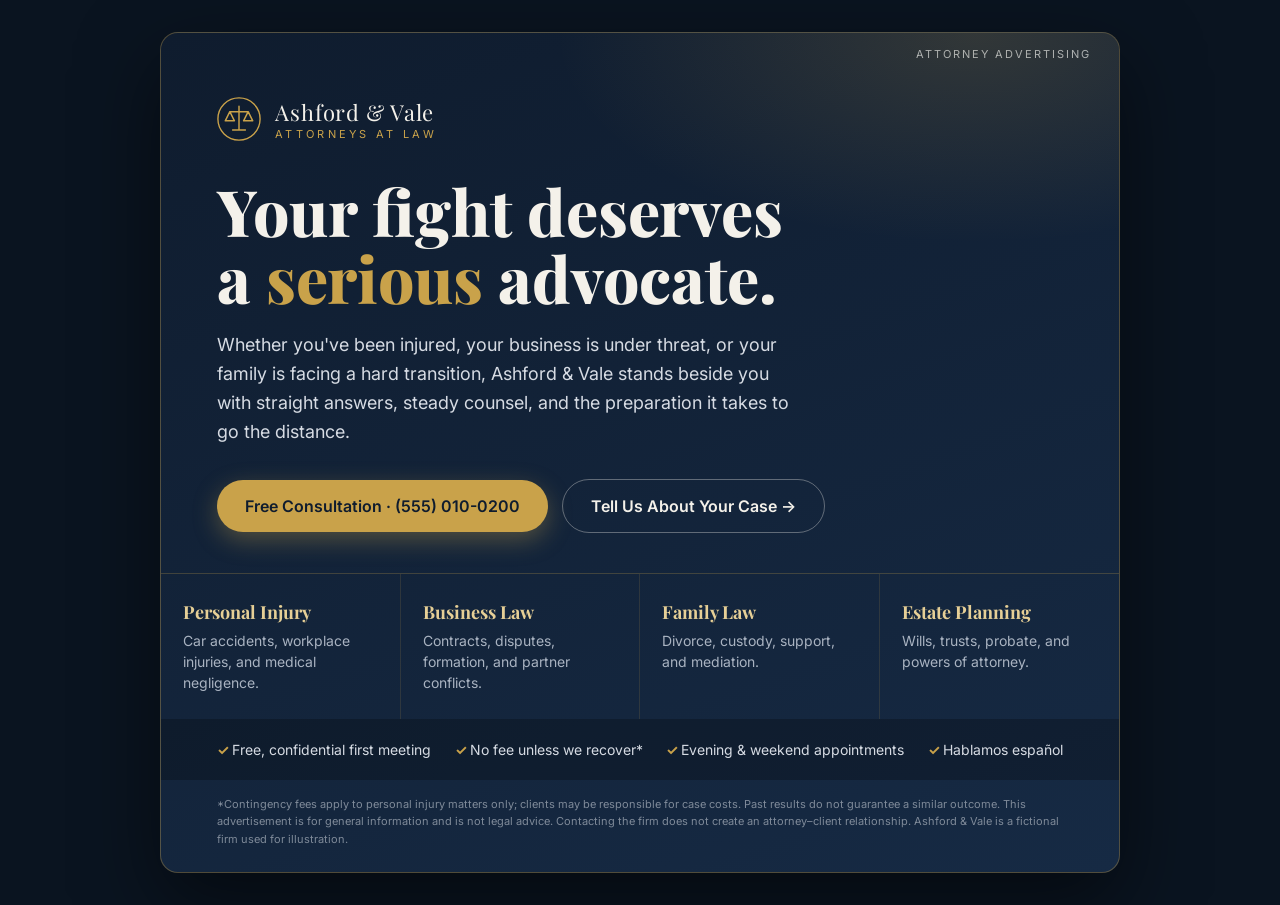
<file: law-firm-ad.html>
<!DOCTYPE html>
<html lang="en">
<head>
<meta charset="UTF-8">
<meta name="viewport" content="width=device-width, initial-scale=1.0">
<title>Ashford &amp; Vale Law — When It Matters Most</title>
<link rel="preconnect" href="https://fonts.googleapis.com">
<link href="https://fonts.googleapis.com/css2?family=Playfair+Display:wght@600;800&family=Inter:wght@400;500;600&display=swap" rel="stylesheet">
<style>
  :root {
    --navy: #0f1c2e;
    --navy-2: #162a44;
    --gold: #c9a24a;
    --gold-soft: #e6cf96;
    --ink: #f4f1ea;
    --muted: #a9b3c1;
  }
  * { box-sizing: border-box; margin: 0; padding: 0; }
  body {
    font-family: "Inter", system-ui, sans-serif;
    background: #0a1420;
    color: var(--ink);
    min-height: 100vh;
    display: grid;
    place-items: center;
    padding: 32px 16px;
  }
  .ad {
    width: 100%;
    max-width: 960px;
    background: linear-gradient(160deg, var(--navy) 0%, var(--navy-2) 100%);
    border: 1px solid rgba(201,162,74,.35);
    border-radius: 18px;
    overflow: hidden;
    box-shadow: 0 30px 80px rgba(0,0,0,.5);
    position: relative;
  }
  .ad::before {
    content: "";
    position: absolute; inset: 0;
    background: radial-gradient(600px 300px at 85% 0%, rgba(201,162,74,.18), transparent 70%);
    pointer-events: none;
  }
  .disclaimer-top {
    font-size: 11px; letter-spacing: .18em; text-transform: uppercase;
    color: var(--muted); text-align: right; padding: 14px 28px 0;
  }
  .hero { padding: 36px 56px 40px; position: relative; }
  .brand { display: flex; align-items: center; gap: 14px; margin-bottom: 36px; }
  .brand svg { width: 44px; height: 44px; }
  .brand-name { font-family: "Playfair Display", serif; font-size: 22px; letter-spacing: .04em; }
  .brand-name small { display: block; font-family: "Inter"; font-size: 11px; letter-spacing: .3em; color: var(--gold); text-transform: uppercase; }
  h1 {
    font-family: "Playfair Display", serif; font-weight: 800;
    font-size: clamp(36px, 6vw, 64px); line-height: 1.05; max-width: 14ch;
  }
  h1 em { font-style: normal; color: var(--gold); }
  .lede { margin-top: 20px; font-size: 18px; line-height: 1.6; color: #d6dbe3; max-width: 52ch; }
  .cta-row { margin-top: 32px; display: flex; flex-wrap: wrap; gap: 14px; align-items: center; }
  .btn {
    display: inline-block; text-decoration: none; font-weight: 600;
    padding: 16px 28px; border-radius: 999px; font-size: 16px; transition: transform .15s, box-shadow .15s;
  }
  .btn-primary { background: var(--gold); color: var(--navy); box-shadow: 0 8px 24px rgba(201,162,74,.35); }
  .btn-primary:hover { transform: translateY(-2px); box-shadow: 0 12px 30px rgba(201,162,74,.45); }
  .btn-ghost { border: 1px solid rgba(244,241,234,.35); color: var(--ink); }
  .btn-ghost:hover { border-color: var(--gold); color: var(--gold-soft); }
  .practice {
    display: grid; grid-template-columns: repeat(4, 1fr);
    border-top: 1px solid rgba(201,162,74,.25);
    position: relative;
  }
  .practice div { padding: 26px 22px; border-right: 1px solid rgba(201,162,74,.15); }
  .practice div:last-child { border-right: none; }
  .practice h3 { font-family: "Playfair Display", serif; font-size: 18px; color: var(--gold-soft); margin-bottom: 6px; }
  .practice p { font-size: 14px; color: var(--muted); line-height: 1.5; }
  .promise {
    display: flex; flex-wrap: wrap; justify-content: space-between; gap: 18px;
    padding: 22px 56px; background: rgba(0,0,0,.25); font-size: 14px; color: #d6dbe3;
  }
  .promise span::before { content: "✓ "; color: var(--gold); font-weight: 700; }
  .fineprint { padding: 16px 56px 24px; font-size: 11px; line-height: 1.6; color: #7f8a99; }
  @media (max-width: 760px) {
    .hero { padding: 28px 24px 32px; }
    .practice { grid-template-columns: 1fr 1fr; }
    .practice div:nth-child(2) { border-right: none; }
    .practice div:nth-child(-n+2) { border-bottom: 1px solid rgba(201,162,74,.15); }
    .promise, .fineprint { padding-left: 24px; padding-right: 24px; }
  }
</style>
</head>
<body>
  <article class="ad" aria-label="Advertisement for Ashford & Vale Law">
    <p class="disclaimer-top">Attorney Advertising</p>

    <section class="hero">
      <div class="brand">
        <svg viewBox="0 0 48 48" fill="none" aria-hidden="true">
          <circle cx="24" cy="24" r="23" stroke="#c9a24a" stroke-width="1.5"/>
          <path d="M24 10v26M14 16h20M14 16l-5 10h10l-5-10zM34 16l-5 10h10l-5-10zM17 36h14"
                stroke="#c9a24a" stroke-width="1.6" stroke-linecap="round" stroke-linejoin="round"/>
        </svg>
        <div class="brand-name">Ashford &amp; Vale<small>Attorneys at Law</small></div>
      </div>

      <h1>Your fight deserves a <em>serious</em> advocate.</h1>
      <p class="lede">
        Whether you've been injured, your business is under threat, or your family is facing a hard
        transition, Ashford &amp; Vale stands beside you with straight answers, steady counsel, and
        the preparation it takes to go the distance.
      </p>

      <div class="cta-row">
        <a class="btn btn-primary" href="tel:+15550100200">Free Consultation · (555) 010-0200</a>
        <a class="btn btn-ghost" href="#">Tell Us About Your Case →</a>
      </div>
    </section>

    <section class="practice" aria-label="Practice areas">
      <div><h3>Personal Injury</h3><p>Car accidents, workplace injuries, and medical negligence.</p></div>
      <div><h3>Business Law</h3><p>Contracts, disputes, formation, and partner conflicts.</p></div>
      <div><h3>Family Law</h3><p>Divorce, custody, support, and mediation.</p></div>
      <div><h3>Estate Planning</h3><p>Wills, trusts, probate, and powers of attorney.</p></div>
    </section>

    <div class="promise">
      <span>Free, confidential first meeting</span>
      <span>No fee unless we recover*</span>
      <span>Evening &amp; weekend appointments</span>
      <span>Hablamos español</span>
    </div>

    <p class="fineprint">
      *Contingency fees apply to personal injury matters only; clients may be responsible for case costs.
      Past results do not guarantee a similar outcome. This advertisement is for general information and is
      not legal advice. Contacting the firm does not create an attorney–client relationship.
      Ashford &amp; Vale is a fictional firm used for illustration.
    </p>
  </article>
</body>
</html>
</file>
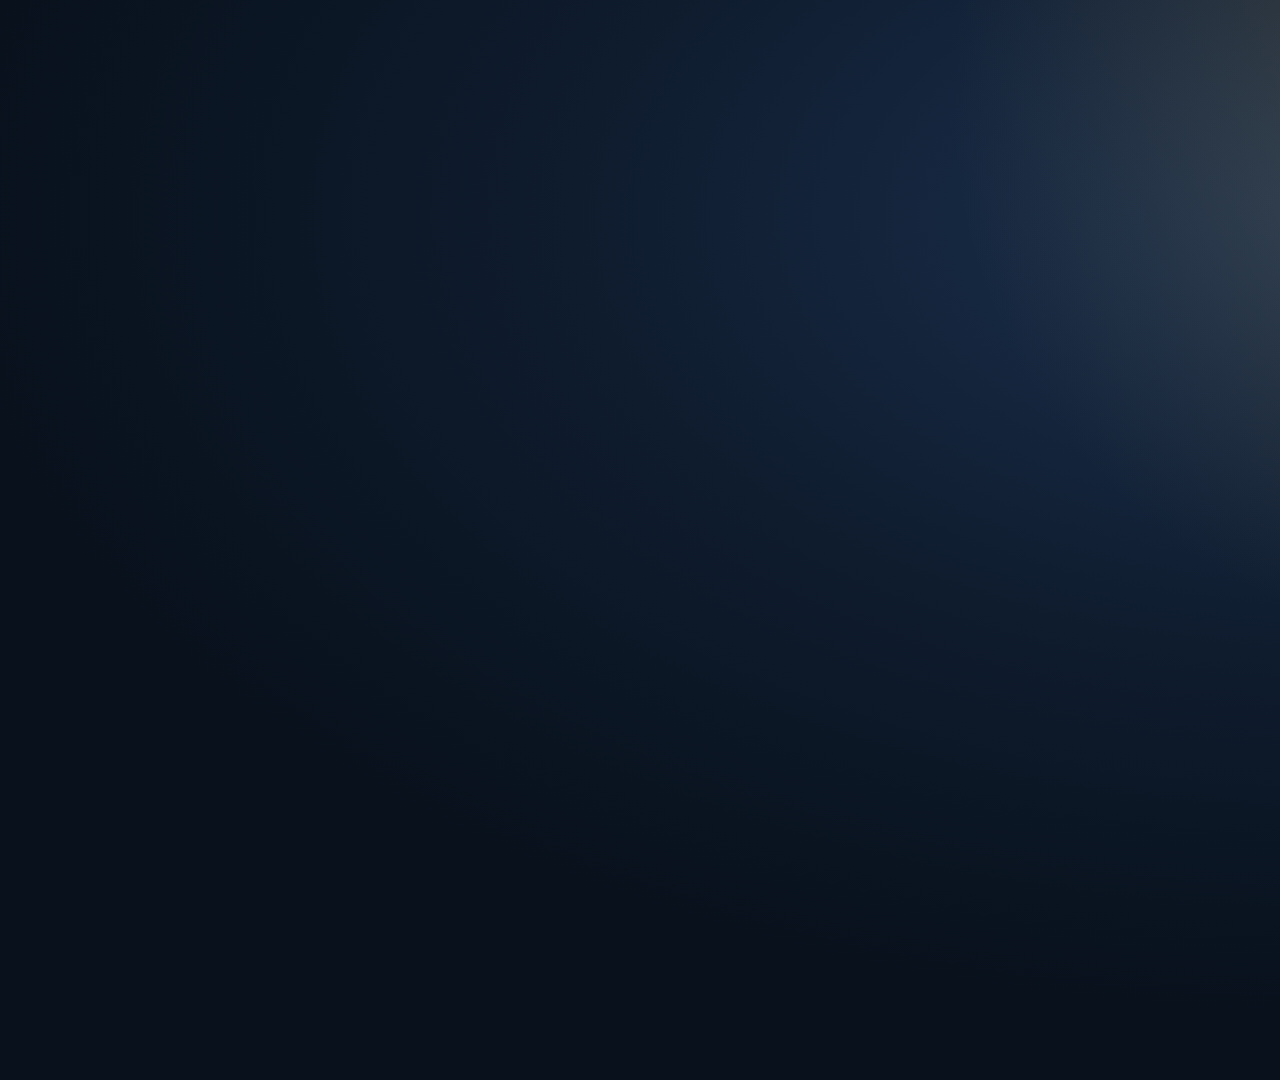
<file: video-ad/scene.html>
<!DOCTYPE html>
<html lang="en">
<head>
<meta charset="UTF-8">
<title>Ashford &amp; Vale — Video Ad Scene</title>
<link href="https://fonts.googleapis.com/css2?family=Playfair+Display:ital,wght@0,600;0,800;1,600&family=Inter:wght@400;500;600&display=swap" rel="stylesheet">
<style>
  * { margin: 0; padding: 0; box-sizing: border-box; }
  html, body { width: 1920px; height: 1080px; overflow: hidden; background: #0a1420; }
  #stage {
    position: relative; width: 1920px; height: 1080px; overflow: hidden;
    background: radial-gradient(1400px 800px at 70% 20%, #1b3150 0%, #0f1c2e 55%, #08111c 100%);
    color: #f4f1ea; font-family: "Inter", sans-serif;
  }
  #glow { position: absolute; width: 1200px; height: 1200px; border-radius: 50%;
    background: radial-gradient(circle, rgba(201,162,74,.22), transparent 65%); left: 900px; top: -500px; }
  .layer { position: absolute; inset: 0; display: flex; flex-direction: column;
    align-items: center; justify-content: center; text-align: center; opacity: 0; }
  .serif { font-family: "Playfair Display", serif; }
  .gold { color: #c9a24a; }
  /* scene 1 */
  #s1a { font-size: 120px; font-weight: 800; }
  #s1b { font-size: 64px; font-weight: 600; font-style: italic; color: #e6cf96; margin-top: 24px; }
  /* scene 2 */
  .q { position: absolute; font-size: 104px; font-weight: 800; width: 100%; text-align: center; }
  .qsub { position: absolute; top: 640px; width: 100%; text-align: center; font-size: 36px;
    letter-spacing: .3em; text-transform: uppercase; color: #a9b3c1; }
  #line { position: absolute; left: 50%; top: 600px; height: 3px; background: #c9a24a; transform: translateX(-50%); }
  /* scene 3 */
  #logo { width: 220px; height: 220px; }
  #brand { font-size: 128px; font-weight: 800; margin-top: 30px; letter-spacing: .02em; }
  #sub { font-size: 30px; letter-spacing: .5em; text-transform: uppercase; color: #c9a24a; margin-top: 10px; }
  #tag { font-size: 52px; font-style: italic; margin-top: 56px; color: #e6cf96; }
  /* scene 4 */
  #grid { display: grid; grid-template-columns: repeat(2, 640px); gap: 36px; }
  .card { border: 2px solid rgba(201,162,74,.45); border-radius: 22px; padding: 44px 48px; text-align: left;
    background: rgba(255,255,255,.03); }
  .card h3 { font-family: "Playfair Display", serif; font-size: 56px; color: #e6cf96; }
  .card p { font-size: 28px; color: #a9b3c1; margin-top: 10px; }
  #s4title { font-size: 34px; letter-spacing: .4em; text-transform: uppercase; color: #c9a24a; margin-bottom: 56px; }
  /* scene 5 */
  #cta1 { font-size: 40px; letter-spacing: .35em; text-transform: uppercase; color: #a9b3c1; }
  #cta2 { margin-top: 36px; background: #c9a24a; color: #0f1c2e; border-radius: 999px;
    padding: 34px 80px; font-size: 92px; font-weight: 600; box-shadow: 0 20px 80px rgba(201,162,74,.45); }
  #perks { display: flex; gap: 60px; margin-top: 60px; font-size: 34px; color: #d6dbe3; }
  #perks span::before { content: "✓  "; color: #c9a24a; font-weight: 700; }
  #endbrand { margin-top: 70px; font-size: 48px; }
  #fine { position: absolute; bottom: 40px; left: 0; right: 0; text-align: center; font-size: 20px;
    color: #7f8a99; line-height: 1.6; padding: 0 160px; opacity: 0; }
  #adlabel { position: absolute; top: 40px; right: 56px; font-size: 20px; letter-spacing: .25em;
    text-transform: uppercase; color: #a9b3c1; opacity: .8; }
</style>
</head>
<body>
<div id="stage">
  <div id="glow"></div>
  <div id="adlabel">Attorney Advertising</div>

  <div class="layer" id="s1">
    <div id="s1a" class="serif">One phone call</div>
    <div id="s1b" class="serif">can change everything.</div>
  </div>

  <div class="layer" id="s2">
    <div class="q serif" id="q0">Hurt in an accident?</div>
    <div class="q serif" id="q1">Business under threat?</div>
    <div class="q serif" id="q2">Family in transition?</div>
    <div id="line"></div>
    <div class="qsub" id="qsub">You don't have to face it alone.</div>
  </div>

  <div class="layer" id="s3">
    <svg id="logo" viewBox="0 0 48 48" fill="none">
      <circle id="ring" cx="24" cy="24" r="23" stroke="#c9a24a" stroke-width="1.2" pathLength="1" stroke-dasharray="1" stroke-dashoffset="1"/>
      <path id="scales" d="M24 10v26M14 16h20M14 16l-5 10h10l-5-10zM34 16l-5 10h10l-5-10zM17 36h14"
        stroke="#c9a24a" stroke-width="1.4" stroke-linecap="round" stroke-linejoin="round" pathLength="1" stroke-dasharray="1" stroke-dashoffset="1"/>
    </svg>
    <div id="brand" class="serif">Ashford &amp; Vale</div>
    <div id="sub">Attorneys at Law</div>
    <div id="tag" class="serif">Your fight deserves a serious advocate.</div>
  </div>

  <div class="layer" id="s4">
    <div id="s4title">How we can help</div>
    <div id="grid">
      <div class="card"><h3>Personal Injury</h3><p>Accidents · workplace · medical negligence</p></div>
      <div class="card"><h3>Business Law</h3><p>Contracts · disputes · partner conflicts</p></div>
      <div class="card"><h3>Family Law</h3><p>Divorce · custody · support · mediation</p></div>
      <div class="card"><h3>Estate Planning</h3><p>Wills · trusts · probate</p></div>
    </div>
  </div>

  <div class="layer" id="s5">
    <div id="cta1">Free, confidential consultation</div>
    <div id="cta2">(555) 010-0200</div>
    <div id="perks"><span>No fee unless we recover*</span><span>Evenings &amp; weekends</span><span>Hablamos español</span></div>
    <div id="endbrand" class="serif">Ashford <span class="gold">&amp;</span> Vale</div>
  </div>

  <div id="fine">*Contingency fees apply to personal injury matters only; clients may be responsible for case costs.
    Past results do not guarantee a similar outcome. Not legal advice. Ashford &amp; Vale is a fictional firm used for illustration.</div>
</div>

<script>
const $ = id => document.getElementById(id);
const clamp = (x, a = 0, b = 1) => Math.min(b, Math.max(a, x));
const ease = x => { x = clamp(x); return x < .5 ? 4*x*x*x : 1 - Math.pow(-2*x + 2, 3) / 2; };
const out = x => { x = clamp(x); return 1 - Math.pow(1 - x, 3); };
// progress of t within [a, b]
const p = (t, a, b) => clamp((t - a) / (b - a));
// fade in over [a, a+d], hold, fade out over [b-d, b]
const win = (t, a, b, d = .5) => Math.min(out(p(t, a, a + d)), 1 - ease(p(t, b - d, b)));
function set(el, o, ty = 0, sc = 1, blur = 0) {
  el.style.opacity = o;
  el.style.transform = `translateY(${ty}px) scale(${sc})`;
  el.style.filter = blur ? `blur(${blur}px)` : 'none';
}
const DURATION = 22;
function render(t) {
  // background drift
  $('glow').style.transform = `translate(${-t * 18}px, ${t * 10}px)`;

  // Scene 1: 0 - 4
  const s1 = win(t, 0.2, 4.0, .6);
  $('s1').style.opacity = s1;
  set($('s1a'), out(p(t, .3, 1.3)), 40 * (1 - out(p(t, .3, 1.3))), 1, 8 * (1 - out(p(t, .3, 1.3))));
  set($('s1b'), out(p(t, 1.3, 2.3)), 30 * (1 - out(p(t, 1.3, 2.3))));
  $('s1').style.transform = `scale(${1 + t * 0.01})`;

  // Scene 2: 4 - 9.4
  $('s2').style.opacity = win(t, 4.0, 9.4, .4);
  const qs = [[4.1, 5.7], [5.7, 7.3], [7.3, 9.4]];
  qs.forEach(([a, b], i) => {
    const o = win(t, a, b, .35);
    const y = 400 - 60 + 60 * out(p(t, a, a + .5)) - 60 * ease(p(t, b - .35, b));
    set($('q' + i), o, y - 400 + 380 - 60, 1);
    $('q' + i).style.top = '0px';
  });
  $('line').style.width = (520 * out(p(t, 4.3, 5.3))) + 'px';
  set($('qsub'), out(p(t, 4.8, 5.6)), 20 * (1 - out(p(t, 4.8, 5.6))));

  // Scene 3: 9.4 - 14.6
  $('s3').style.opacity = win(t, 9.4, 14.6, .5);
  $('ring').setAttribute('stroke-dashoffset', 1 - ease(p(t, 9.5, 10.7)));
  $('scales').setAttribute('stroke-dashoffset', 1 - ease(p(t, 9.9, 11.1)));
  set($('brand'), out(p(t, 10.6, 11.5)), 40 * (1 - out(p(t, 10.6, 11.5))), 1, 6 * (1 - out(p(t, 10.6, 11.5))));
  set($('sub'), out(p(t, 11.1, 11.9)), 0);
  $('sub').style.letterSpacing = (0.9 - 0.4 * out(p(t, 11.1, 12.2))) + 'em';
  set($('tag'), out(p(t, 12.0, 12.9)), 24 * (1 - out(p(t, 12.0, 12.9))));
  $('s3').style.transform = `scale(${1.04 - 0.04 * out(p(t, 9.4, 14.6))})`;

  // Scene 4: 14.6 - 18.6
  $('s4').style.opacity = win(t, 14.6, 18.6, .45);
  set($('s4title'), out(p(t, 14.7, 15.3)), 20 * (1 - out(p(t, 14.7, 15.3))));
  document.querySelectorAll('.card').forEach((c, i) => {
    const a = 15.0 + i * .22, k = out(p(t, a, a + .6));
    set(c, k, 50 * (1 - k), .94 + .06 * k);
  });

  // Scene 5: 18.6 - 22
  $('s5').style.opacity = Math.min(out(p(t, 18.6, 19.1)), 1 - ease(p(t, 21.6, 22)));
  set($('cta1'), out(p(t, 18.7, 19.3)), 20 * (1 - out(p(t, 18.7, 19.3))));
  const k = out(p(t, 19.0, 19.7));
  const pulse = 1 + 0.025 * Math.sin(Math.max(0, t - 19.7) * 4) * (t > 19.7 ? 1 : 0);
  set($('cta2'), k, 0, (.85 + .15 * k) * pulse);
  set($('perks'), out(p(t, 19.6, 20.3)), 20 * (1 - out(p(t, 19.6, 20.3))));
  set($('endbrand'), out(p(t, 20.1, 20.7)), 0);
  $('fine').style.opacity = 0.9 * Math.min(out(p(t, 19.0, 19.6)), 1 - ease(p(t, 21.6, 22)));
}
window.render = render;
window.DURATION = DURATION;
render(0);
</script>
</body>
</html>
</file>
<file: assets/site.css>
/* =========================================================
   Rackets & Rhythms — site styles
   Palette: black base, court blue + court green
   ========================================================= */
:root {
  --black: #050505;
  --ink-900: #0d0d0d;
  --ink-800: #151515;
  --ink-700: #222;
  --line: rgba(255, 255, 255, 0.10);
  --white: #f6f6f2;
  --muted: #a3a39c;

  --blue: #1f6fff;        /* court blue */
  --blue-deep: #0b3fa8;
  --green: #22c55e;       /* court green */
  --green-deep: #0f7a3a;

  --display: "Anton", Impact, "Arial Narrow Bold", sans-serif;
  --body: "Space Grotesk", system-ui, -apple-system, "Segoe UI", sans-serif;
  --script: "Yellowtail", "Brush Script MT", cursive;

  --radius: 18px;
  --max: 1180px;
}

* { box-sizing: border-box; }
html { scroll-behavior: smooth; }
body {
  margin: 0;
  background: var(--black);
  color: var(--white);
  font: 17px/1.6 var(--body);
  -webkit-font-smoothing: antialiased;
}
html, body { overflow-x: clip; }
img { display: block; max-width: 100%; }
a { color: inherit; }
h1, h2, h3 { font-family: var(--display); font-weight: 400; text-transform: uppercase; letter-spacing: 0.01em; line-height: 0.95; margin: 0; }
h2 { font-size: clamp(2.6rem, 6vw, 4.6rem); }
h3 { font-size: 1.6rem; }
p { margin: 0 0 1rem; }

/* subtle court-line grid on the page */
body::before {
  content: ""; position: fixed; inset: 0; pointer-events: none; z-index: -1;
  background:
    linear-gradient(90deg, rgba(255,255,255,0.025) 1px, transparent 1px) 0 0 / 120px 120px,
    linear-gradient(rgba(255,255,255,0.025) 1px, transparent 1px) 0 0 / 120px 120px;
}

.hl-blue { color: var(--blue); }
.hl-green { color: var(--green); }
.outline { color: transparent; -webkit-text-stroke: 2px var(--white); }
.script { font-family: var(--script); text-transform: none; }
.script--inline {
  font-size: 0.9em; letter-spacing: 0;
  background: linear-gradient(90deg, var(--blue), var(--green));
  -webkit-background-clip: text; background-clip: text; color: transparent;
  padding-right: 0.15em;
}

.kicker {
  display: inline-flex; align-items: center; gap: 0.6rem;
  font-size: 0.8rem; font-weight: 700; letter-spacing: 0.18em; text-transform: uppercase;
  color: var(--green); margin-bottom: 1rem;
}
.dot { width: 9px; height: 9px; border-radius: 50%; background: var(--green); box-shadow: 0 0 0 0 rgba(34,197,94,.7); animation: pulse 1.8s infinite; }
@keyframes pulse { 70% { box-shadow: 0 0 0 10px rgba(34,197,94,0); } 100% { box-shadow: 0 0 0 0 rgba(34,197,94,0); } }

/* ---------- buttons ---------- */
.btn {
  --bg: var(--white); --fg: var(--black);
  display: inline-flex; align-items: center; justify-content: center; gap: .5rem;
  font: 700 0.95rem/1 var(--body); letter-spacing: 0.06em; text-transform: uppercase; text-decoration: none;
  background: var(--bg); color: var(--fg);
  border: 2px solid var(--bg); border-radius: 999px;
  padding: 1rem 1.6rem; cursor: pointer;
  transition: transform .15s ease, box-shadow .15s ease, background .15s ease;
}
.btn:hover { transform: translateY(-2px); box-shadow: 0 10px 30px -10px var(--bg); }
.btn:focus-visible { outline: 3px solid var(--white); outline-offset: 3px; }
.btn--green { --bg: var(--green); --fg: #04110a; }
.btn--blue { --bg: var(--blue); --fg: #fff; }
.btn--ghost { background: transparent; color: var(--white); border-color: rgba(255,255,255,.5); }
.btn--ghost:hover { border-color: var(--white); box-shadow: none; }
.btn--sm { padding: .7rem 1.1rem; font-size: .8rem; }
.btn--block { width: 100%; }
.btn[disabled] { opacity: .45; cursor: not-allowed; transform: none; box-shadow: none; }

/* ---------- nav ---------- */
.nav {
  position: sticky; top: 0; z-index: 50;
  display: flex; align-items: center; justify-content: space-between; gap: 1rem;
  padding: .9rem clamp(1rem, 4vw, 2.5rem);
  background: rgba(5,5,5,.75); backdrop-filter: blur(12px); -webkit-backdrop-filter: blur(12px);
  border-bottom: 1px solid var(--line);
}
.nav__logo img { height: 42px; width: auto; }
.nav__links { display: flex; gap: 2rem; }
.nav__links a { text-decoration: none; font-weight: 500; font-size: .95rem; color: var(--muted); transition: color .15s; }
.nav__links a:hover { color: var(--white); }
@media (max-width: 760px) { .nav__links { display: none; } }

/* ---------- hero ---------- */
.hero {
  position: relative; min-height: calc(100vh - 70px); min-height: calc(100svh - 70px);
  display: grid; align-items: end;
  padding: clamp(1.5rem, 5vw, 4rem); padding-bottom: clamp(4rem, 9vw, 7rem);
  overflow: hidden; isolation: isolate;
}
.hero__media { position: absolute; inset: 0; z-index: -1; }
.hero__media img { width: 100%; height: 100%; object-fit: cover; object-position: center 62%; filter: saturate(1.1) contrast(1.05); }
.hero__media::after {
  content: ""; position: absolute; inset: 0;
  background:
    linear-gradient(180deg, rgba(5,5,5,.35) 0%, rgba(5,5,5,.15) 35%, rgba(5,5,5,.92) 80%, var(--black) 100%),
    linear-gradient(90deg, rgba(5,5,5,.85) 0%, rgba(5,5,5,0) 65%);
}
.hero__content { max-width: 760px; }
.hero__title { font-size: clamp(3.8rem, 12vw, 9.5rem); display: grid; }
.hero__title .outline { -webkit-text-stroke-width: clamp(1.5px, .25vw, 3px); }
.hero__script {
  font-size: clamp(3rem, 8vw, 6rem); line-height: 1; margin: -0.35em 0 1rem 0.2em;
  background: linear-gradient(90deg, var(--blue), var(--green));
  -webkit-background-clip: text; background-clip: text; color: transparent;
  transform: rotate(-6deg); transform-origin: left; width: max-content; padding-right: .2em;
}
.hero__lede { font-size: clamp(1.05rem, 1.6vw, 1.25rem); color: #d8d8d2; max-width: 560px; }
.hero__ctas { display: flex; flex-wrap: wrap; gap: .8rem; margin-top: 1.6rem; }

/* equaliser — the "rhythms" */
.eq {
  position: absolute; right: clamp(1rem, 5vw, 4rem); bottom: clamp(4rem, 9vw, 7rem);
  display: flex; align-items: flex-end; gap: 6px; height: 140px;
}
.eq span {
  width: 10px; border-radius: 4px 4px 0 0;
  background: linear-gradient(180deg, var(--green), var(--blue));
  height: 60%;
  animation: eq 1.1s ease-in-out infinite alternate;
}
.eq span:nth-child(odd) { height: 35%; }
.eq span:nth-child(3n) { height: 85%; }
.eq span:nth-child(4n) { height: 50%; }
.eq span:nth-child(3n)   { animation-duration: .8s; }
.eq span:nth-child(3n+1) { animation-duration: 1.3s; animation-delay: -.4s; }
.eq span:nth-child(4n)   { animation-duration: .95s; animation-delay: -.7s; }
.eq span:nth-child(5n)   { animation-duration: 1.5s; animation-delay: -.2s; }
@keyframes eq { 0% { height: 12%; } 100% { height: 100%; } }
@media (max-width: 900px) { .eq { display: none; } }

/* ---------- ticker ---------- */
.ticker {
  background: var(--green); color: var(--black); overflow: hidden;
  border-block: 2px solid var(--black);
  transform: rotate(-1.5deg) scale(1.03); margin: -1.2rem 0 2rem; position: relative; z-index: 2;
}
.ticker__track { display: flex; gap: 2rem; width: max-content; padding: .9rem 0; animation: tick 28s linear infinite; }
.ticker span { font: 400 1.5rem/1 var(--display); text-transform: uppercase; letter-spacing: .04em; white-space: nowrap; }
.ticker b { color: var(--blue-deep); font-size: .9rem; align-self: center; }
@keyframes tick { to { transform: translateX(-50%); } }

/* ---------- sections ---------- */
.section { max-width: var(--max); margin: 0 auto; padding: clamp(4rem, 9vw, 7rem) clamp(1.2rem, 4vw, 2rem); }
.section__head { margin-bottom: 2.6rem; }
.section__sub { color: var(--muted); margin-top: 1rem; max-width: 560px; }
.section--split { display: grid; grid-template-columns: 1.15fr .85fr; gap: clamp(2rem, 5vw, 4rem); align-items: center; }
@media (max-width: 880px) { .section--split { grid-template-columns: 1fr; } }

/* ---------- pricing ---------- */
.price-grid { display: grid; grid-template-columns: repeat(auto-fit, minmax(300px, 1fr)); gap: 1.4rem; }
.price-card {
  --accent: var(--blue);
  position: relative; padding: 2.2rem; border-radius: var(--radius);
  background: linear-gradient(160deg, var(--ink-800), var(--ink-900));
  border: 1px solid var(--line); overflow: hidden;
  transition: transform .2s ease, border-color .2s ease;
}
.price-card::before {
  content: ""; position: absolute; inset: 0 0 auto 0; height: 6px; background: var(--accent);
}
.price-card::after { /* court service-box lines */
  content: ""; position: absolute; right: -60px; top: -60px; width: 220px; height: 220px;
  border: 2px solid var(--accent); opacity: .18; border-radius: 50%;
}
.price-card:hover { transform: translateY(-4px); border-color: var(--accent); }
.price-card--green { --accent: var(--green); }
.price-card__tag {
  display: inline-block; font-size: .72rem; font-weight: 700; letter-spacing: .14em; text-transform: uppercase;
  padding: .35rem .7rem; border-radius: 999px; border: 1px solid var(--line); color: var(--muted); margin-bottom: 1.2rem;
}
.price-card__tag--hot { background: var(--green); color: var(--black); border-color: var(--green); }
.price { font: 400 5rem/1 var(--display); margin: 1rem 0 1.4rem; }
.price__cur { font-size: .5em; vertical-align: .7em; margin-right: .05em; color: var(--accent); }
.price__per { font: 500 1rem var(--body); color: var(--muted); margin-left: .4rem; }
.ticks { list-style: none; padding: 0; margin: 0 0 1.8rem; display: grid; gap: .7rem; }
.ticks li { padding-left: 2rem; position: relative; }
.ticks li::before {
  content: ""; position: absolute; left: 0; top: .3em; width: 1.1rem; height: 1.1rem; border-radius: 50%;
  background: var(--accent);
  -webkit-mask: url("data:image/svg+xml,%3Csvg xmlns='http://www.w3.org/2000/svg' viewBox='0 0 16 16'%3E%3Ccircle cx='8' cy='8' r='8'/%3E%3C/svg%3E");
}
.ticks li::after {
  content: ""; position: absolute; left: .38rem; top: calc(.3em + .22rem); width: .3rem; height: .55rem;
  border: solid var(--black); border-width: 0 2px 2px 0; transform: rotate(45deg);
}
.fine { font-size: .8rem; color: var(--muted); text-align: center; margin: .8rem 0 0; }

/* ---------- schedule tracklist ---------- */
.tracklist { list-style: none; padding: 0; margin: 0 0 1.4rem; border-top: 1px solid var(--line); }
.track {
  display: grid; grid-template-columns: 3.2rem 1fr auto; align-items: center; gap: 1rem;
  padding: 1.1rem .4rem; border-bottom: 1px solid var(--line); transition: background .15s;
}
.track:hover { background: rgba(31,111,255,.07); }
.track__n { font: 400 1.4rem var(--display); color: var(--blue); }
.track__date { font: 400 1.8rem/1 var(--display); text-transform: uppercase; }
.track__date sup { font-size: .5em; }
.track__meta { color: var(--muted); font-size: .9rem; margin-top: .3rem; }
.track.is-past { opacity: .4; }
.track.is-past .btn { pointer-events: none; }
.note { color: var(--muted); font-size: .95rem; }
.flyer { margin: 0; transform: rotate(2.5deg); }
.flyer img { border-radius: var(--radius); box-shadow: 0 30px 80px -30px rgba(31,111,255,.55), 0 0 0 1px var(--line); }

/* ---------- events ---------- */
.event-grid { display: grid; grid-template-columns: repeat(auto-fit, minmax(270px, 1fr)); gap: 1.2rem; }
.event {
  display: flex; flex-direction: column; border-radius: var(--radius); overflow: hidden;
  background: var(--ink-800); border: 1px solid var(--line); transition: transform .2s, border-color .2s;
}
.event:hover { transform: translateY(-4px); border-color: var(--blue); }
.event__top {
  position: relative; padding: 1.4rem; min-height: 150px; display: flex; flex-direction: column; justify-content: space-between;
  background: linear-gradient(135deg, var(--blue-deep), var(--blue));
}
.event:nth-child(3n+2) .event__top { background: linear-gradient(135deg, var(--green-deep), var(--green)); }
.event:nth-child(3n+3) .event__top { background: linear-gradient(135deg, var(--blue-deep), var(--green-deep)); }
.event__top::after { /* ball seam */
  content: ""; position: absolute; right: -40px; bottom: -40px; width: 140px; height: 140px; border-radius: 50%;
  border: 3px solid rgba(255,255,255,.25);
}
.event__date { font: 400 2.4rem/1 var(--display); text-transform: uppercase; }
.event__date small { display: block; font: 700 .75rem var(--body); letter-spacing: .14em; opacity: .85; margin-bottom: .3rem; }
.event__body { padding: 1.4rem; display: flex; flex-direction: column; gap: .6rem; flex: 1; }
.event__body h3 { font-size: 1.5rem; }
.event__body p { color: var(--muted); font-size: .95rem; margin: 0; }
.event__foot { display: flex; align-items: center; justify-content: space-between; gap: 1rem; margin-top: auto; padding-top: 1rem; }
.event__price { font: 400 1.8rem var(--display); }
.event__price small { font: 500 .78rem var(--body); color: var(--green); display: block; letter-spacing: .04em; }

/* ---------- culture ---------- */
.culture__grid { display: grid; grid-template-columns: .9fr 1.1fr; grid-template-areas: "tall text" "tall wide"; gap: clamp(1.5rem, 4vw, 3rem); align-items: start; }
.culture__grid .ph--tall { grid-area: tall; }
.culture__text { grid-area: text; }
.culture__grid .ph--wide { grid-area: wide; }
.culture__text p { color: #d0d0ca; }
.ph { margin: 0; position: relative; }
.ph img { width: 100%; border-radius: var(--radius); object-fit: cover; }
.ph--tall img { aspect-ratio: 3 / 4.2; }
.ph--wide img { aspect-ratio: 4 / 3; object-position: center 40%; }
.ph::after { content: ""; position: absolute; inset: 14px -14px -14px 14px; border-radius: var(--radius); border: 2px solid var(--blue); z-index: -1; }
.ph--wide::after { border-color: var(--green); inset: 14px 14px -14px -14px; }
.ph--tilt-l { transform: rotate(-2deg); }
.ph--tilt-r { transform: rotate(1.5deg); }
.pillars { display: grid; grid-template-columns: repeat(3, 1fr); gap: 1rem; margin-top: 2rem; }
.pillar { padding: 1.2rem; border-radius: 14px; background: var(--ink-800); border: 1px solid var(--line); }
.pillar__n { font: 400 1rem var(--display); color: var(--green); }
.pillar h3 { font-size: 1.4rem; margin: .3rem 0 .5rem; }
.pillar p { font-size: .9rem; color: var(--muted); margin: 0; }
@media (max-width: 880px) {
  .culture__grid { grid-template-columns: 1fr; grid-template-areas: "text" "tall" "wide"; }
  .pillars { grid-template-columns: 1fr; }
}

/* ---------- CTA band ---------- */
.band {
  text-align: center; padding: clamp(4rem, 10vw, 8rem) 1.5rem; margin-top: 3rem;
  background:
    radial-gradient(60% 120% at 0% 100%, rgba(31,111,255,.45), transparent 60%),
    radial-gradient(60% 120% at 100% 0%, rgba(34,197,94,.35), transparent 60%),
    var(--ink-900);
  border-block: 1px solid var(--line);
}
.band__script { font-size: clamp(2.2rem, 5vw, 3.6rem); color: var(--green); margin: 0 0 .2rem; transform: rotate(-4deg); }
.band__title { font-size: clamp(3rem, 9vw, 7rem); }
.band .hero__ctas { justify-content: center; }

/* ---------- footer ---------- */
.footer { max-width: var(--max); margin: 0 auto; padding: 4rem clamp(1.2rem, 4vw, 2rem) 2rem; }
.footer__logo { height: 70px; width: auto; margin-bottom: 2.5rem; }
.footer__cols { display: grid; grid-template-columns: repeat(auto-fit, minmax(180px, 1fr)); gap: 2rem; padding-bottom: 2.5rem; border-bottom: 1px solid var(--line); }
.footer h4 { font: 700 .78rem var(--body); letter-spacing: .16em; text-transform: uppercase; color: var(--green); margin: 0 0 .8rem; }
.footer p { color: var(--muted); }
.footer a { color: var(--white); text-decoration-color: var(--blue); text-underline-offset: 4px; }
.footer__legal { font-size: .8rem; color: #6c6c66 !important; margin-top: 1.5rem; }

/* ---------- modal ---------- */
.modal {
  border: 1px solid var(--line); border-radius: var(--radius); background: var(--ink-800); color: var(--white);
  padding: 2rem; max-width: 420px; width: calc(100% - 2rem);
}
.modal::backdrop { background: rgba(0,0,0,.7); backdrop-filter: blur(4px); }
.modal h3 { margin-bottom: .8rem; }
.modal p { color: #d0d0ca; }

/* ---------- reveal on scroll ---------- */
.reveal { opacity: 0; translate: 0 24px; transition: opacity .7s ease, translate .7s ease; }
.reveal.is-in { opacity: 1; translate: 0 0; }

@media (prefers-reduced-motion: reduce) {
  *, *::before, *::after { animation: none !important; transition: none !important; }
  .reveal { opacity: 1; translate: none; }
  html { scroll-behavior: auto; }
}

@media (max-width: 520px) {
  .track { grid-template-columns: 2rem 1fr auto; gap: .7rem; }
  .track__date { font-size: 1.35rem; }
  .hero__media img { object-position: 60% 70%; }
}
</file>
